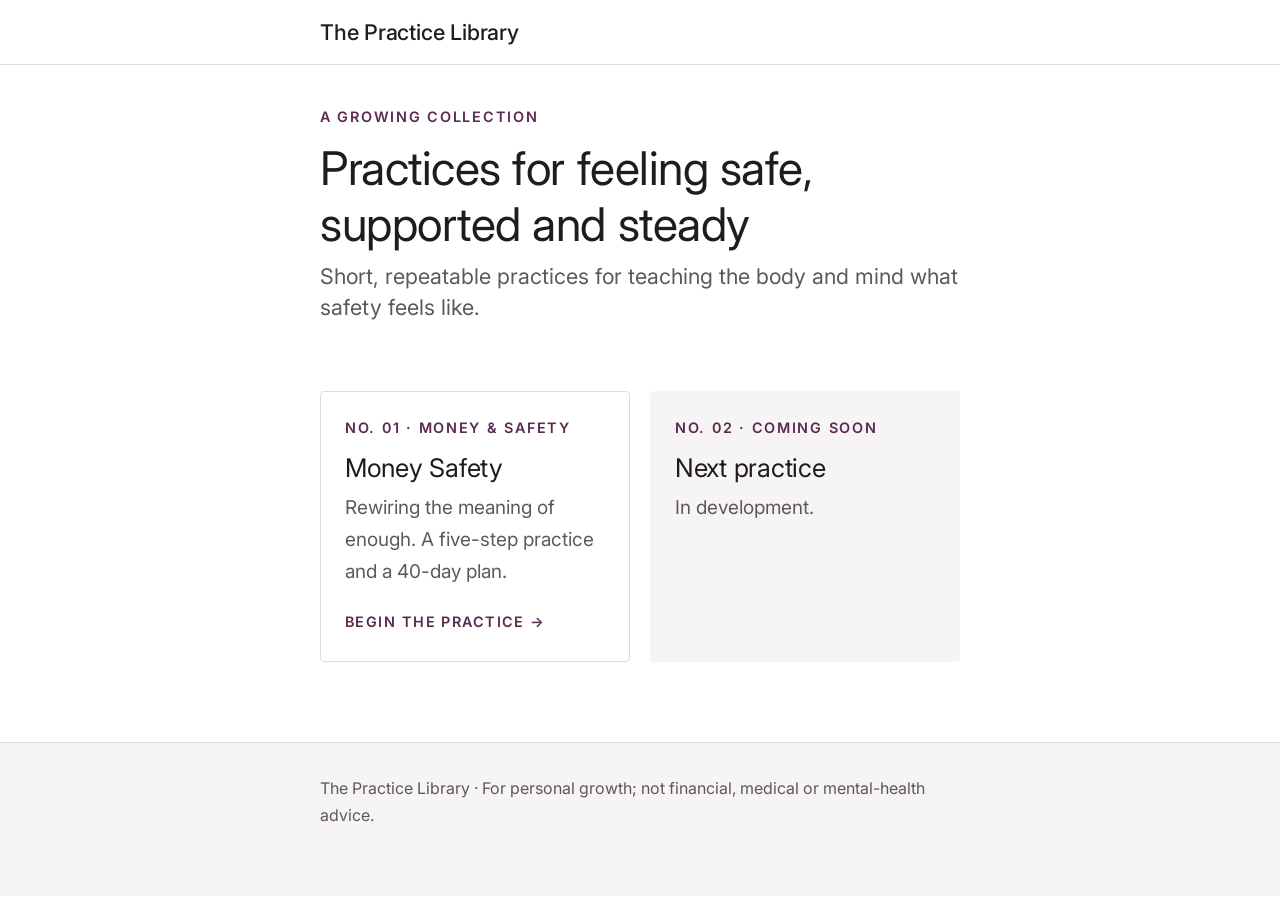
<file: index.html>
<!doctype html>
<html lang="en">
<head>
  <meta charset="utf-8">
  <meta name="viewport" content="width=device-width, initial-scale=1">
  <title>The Practice Library</title>
  <meta name="description" content="Short, repeatable practices for rewiring belief, safety and abundance.">
  <link rel="preconnect" href="https://fonts.googleapis.com">
  <link rel="preconnect" href="https://fonts.gstatic.com" crossorigin>
  <link href="https://fonts.googleapis.com/css2?family=Inter:wght@400;500;600&display=swap" rel="stylesheet">
  <link rel="stylesheet" href="style.css">

  <!-- Icons (browser tab, phone home screen) -->
  <link rel="icon" href="favicon.png" type="image/png">
  <link rel="apple-touch-icon" href="apple-touch-icon.png">
  <link rel="manifest" href="site.webmanifest">
  <meta name="theme-color" content="#5b2a4e">

  <!-- Link preview (texts, Facebook, LinkedIn, etc.) -->
  <meta property="og:type" content="website">
  <meta property="og:site_name" content="The Practice Library">
  <meta property="og:title" content="The Practice Library">
  <meta property="og:description" content="Short, repeatable practices for feeling safe, supported and steady.">
  <meta property="og:url" content="https://bloom-money-magnet.netlify.app/">
  <meta property="og:image" content="https://bloom-money-magnet.netlify.app/og-home.png">
  <meta property="og:image:width" content="1200">
  <meta property="og:image:height" content="630">
  <meta name="twitter:card" content="summary_large_image">
</head>
<body>

<header class="site-header">
  <div class="wrap">
    <a class="brand" href="index.html">The Practice Library</a>
  </div>
</header>

<main class="wrap">
  <section class="hero">
    <div class="eyebrow">A growing collection</div>
    <h1>Practices for feeling safe, supported and steady</h1>
    <p class="dek">Short, repeatable practices for teaching the body and mind what safety feels like.</p>
  </section>

  <div class="shelf">

    <!-- ===== ADD NEW PRACTICES HERE: copy one <a class="book"> block ===== -->

    <a class="book" href="money-safety.html">
      <div class="eyebrow">No. 01 · Money &amp; Safety</div>
      <h3>Money Safety</h3>
      <p>Rewiring the meaning of enough. A five-step practice and a 40-day plan.</p>
      <span class="more">Begin the practice →</span>
    </a>

    <div class="book soon">
      <div class="eyebrow">No. 02 · Coming soon</div>
      <h3>Next practice</h3>
      <p>In development.</p>
    </div>

  </div>
</main>

<footer class="site-footer">
  <div class="wrap">
    <p>The Practice Library · For personal growth; not financial, medical or mental-health advice.</p>
  </div>
</footer>

<script src="practice.js"></script>
</body>
</html>
</file>
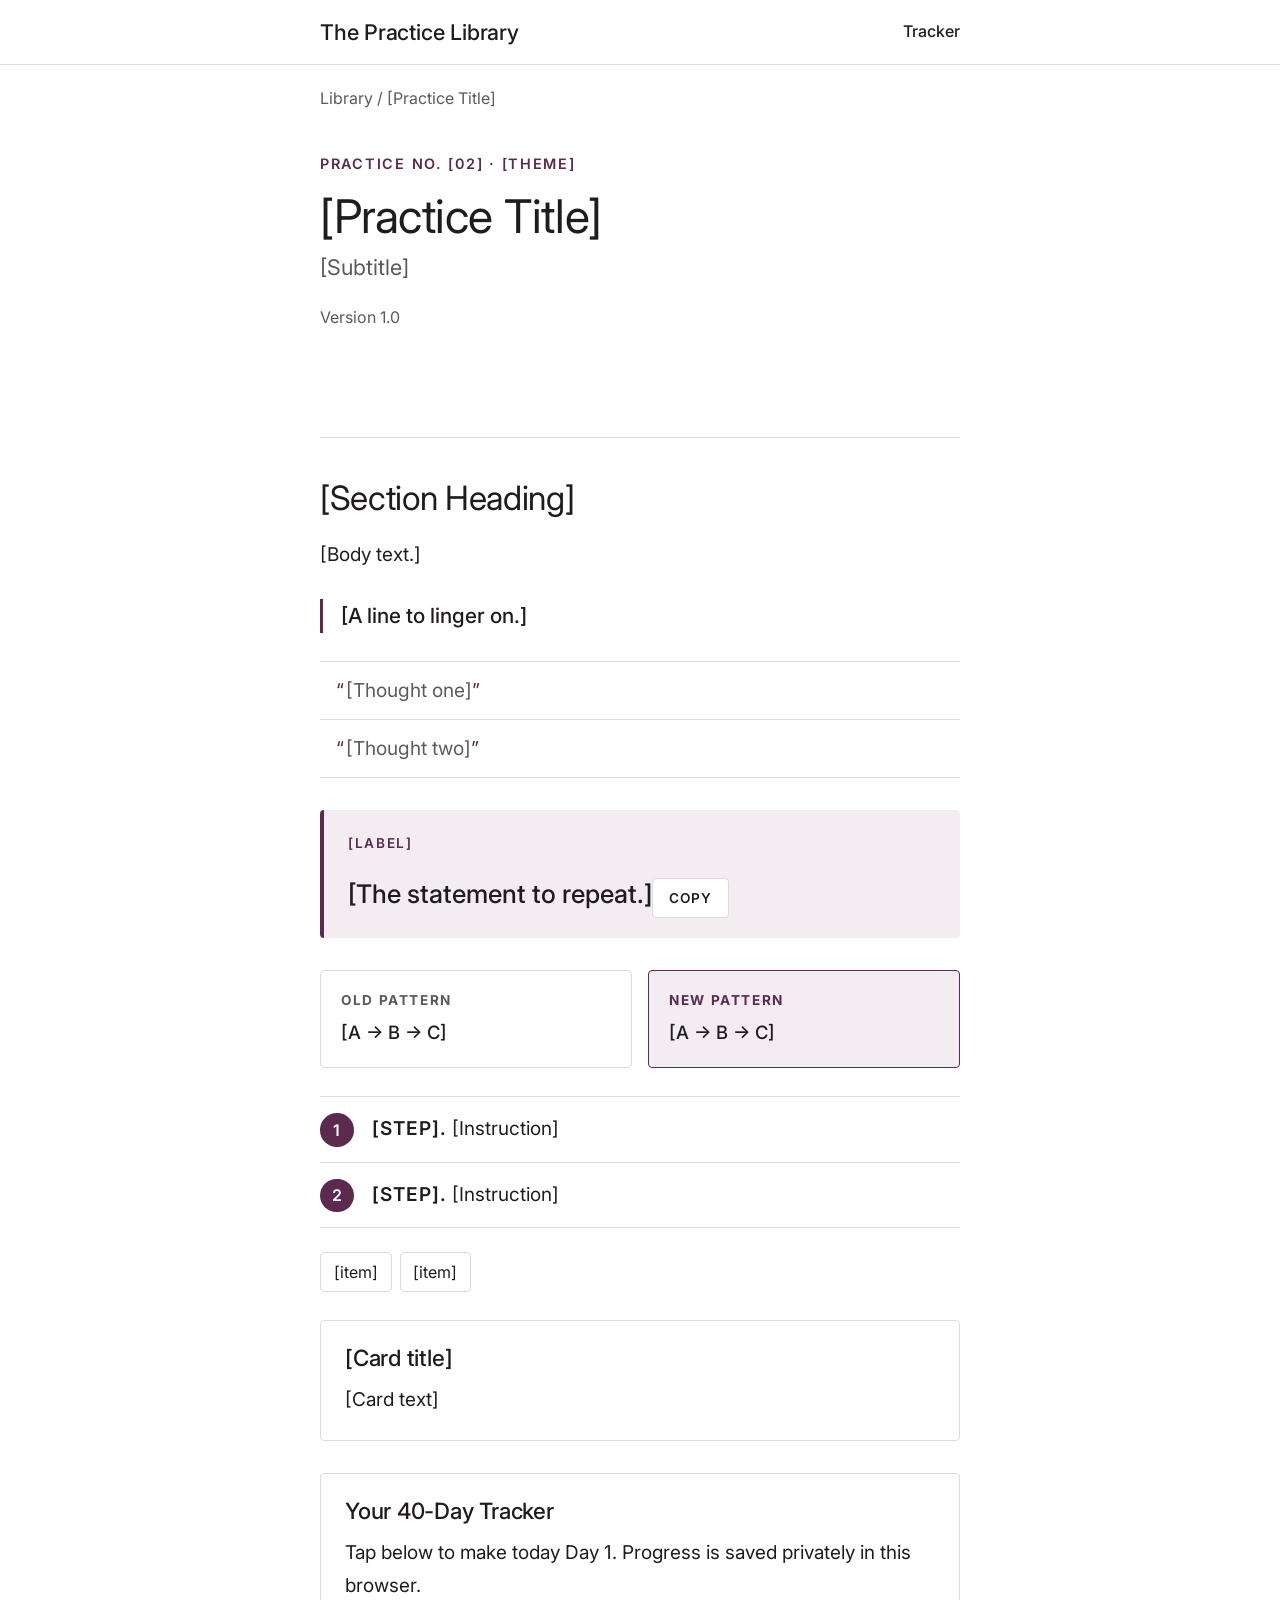
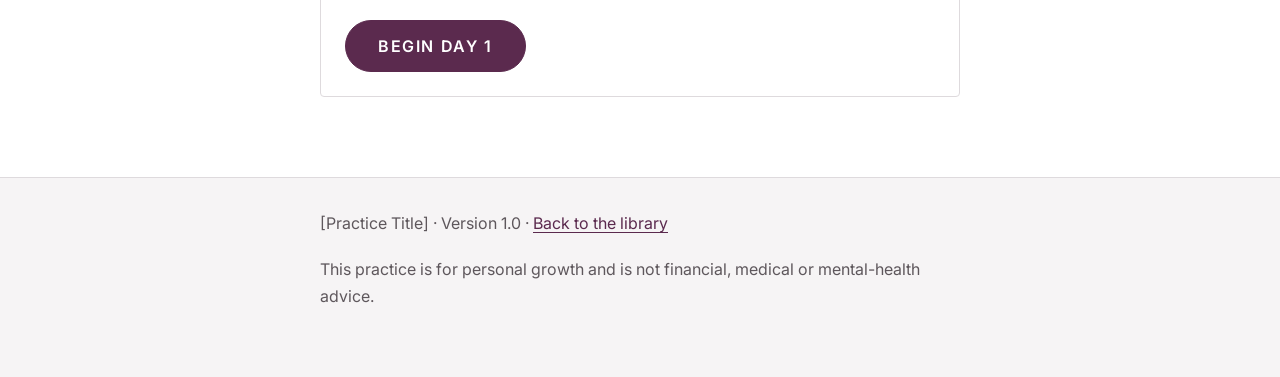
<file: _template.html>
<!doctype html>
<!--
  NEW PRACTICE TEMPLATE
  1. Copy this file and rename it (e.g. "worthiness.html"). Keep it next to index.html.
  2. Replace every [BRACKETED] item.
  3. Use the building blocks below as needed. Delete the ones you don't use.
  4. Add a card for it on index.html.
-->
<html lang="en">
<head>
  <meta charset="utf-8">
  <meta name="viewport" content="width=device-width, initial-scale=1">
  <title>[Practice Title]</title>
  <meta name="description" content="[One-sentence summary]">
  <link rel="preconnect" href="https://fonts.googleapis.com">
  <link rel="preconnect" href="https://fonts.gstatic.com" crossorigin>
  <link href="https://fonts.googleapis.com/css2?family=Inter:wght@400;500;600&display=swap" rel="stylesheet">
  <link rel="stylesheet" href="style.css">

  <!-- Icons (browser tab, phone home screen): leave as is -->
  <link rel="icon" href="favicon.png" type="image/png">
  <link rel="apple-touch-icon" href="apple-touch-icon.png">
  <link rel="manifest" href="site.webmanifest">
  <meta name="theme-color" content="#5b2a4e">

  <!-- Link preview: fill in title, description and your file name.
       Uses the library's general preview image unless you add a custom one. -->
  <meta property="og:type" content="article">
  <meta property="og:site_name" content="The Practice Library">
  <meta property="og:title" content="[Practice Title]">
  <meta property="og:description" content="[One-sentence summary]">
  <meta property="og:url" content="https://bloom-money-magnet.netlify.app/[file-name].html">
  <meta property="og:image" content="https://bloom-money-magnet.netlify.app/og-home.png">
  <meta property="og:image:width" content="1200">
  <meta property="og:image:height" content="630">
  <meta name="twitter:card" content="summary_large_image">
</head>
<body>

<header class="site-header">
  <div class="wrap">
    <a class="brand" href="index.html">The Practice Library</a>
    <nav><a href="#tracker">Tracker</a></nav>
  </div>
</header>

<main class="wrap">

  <div class="crumbs"><a href="index.html">Library</a> / [Practice Title]</div>

  <section class="hero">
    <div class="eyebrow">Practice No. [02] · [Theme]</div>
    <h1>[Practice Title]</h1>
    <p class="dek">[Subtitle]</p>
    <p class="meta">Version 1.0</p>
  </section>

  <!-- BUILDING BLOCKS ============================================ -->

  <!-- Section heading (the id makes it linkable) -->
  <h2 id="section-one">[Section Heading]</h2>

  <!-- Regular paragraph -->
  <p>[Body text.]</p>

  <!-- A short line that should land on its own -->
  <p class="beat">[A line to linger on.]</p>

  <!-- Inner-voice / thought list -->
  <ul class="voices">
    <li>[Thought one]</li>
    <li>[Thought two]</li>
  </ul>

  <!-- Anchor statement (gets a Copy button automatically) -->
  <div class="mantra"><small>[Label]</small>[The statement to repeat.]</div>

  <!-- Old vs. new pattern -->
  <div class="compare">
    <div><b>Old pattern</b><span class="flow">[A → B → C]</span></div>
    <div class="new"><b>New pattern</b><span class="flow">[A → B → C]</span></div>
  </div>

  <!-- Numbered steps -->
  <ol class="steps">
    <li><strong>[STEP].</strong> [Instruction]</li>
    <li><strong>[STEP].</strong> [Instruction]</li>
  </ol>

  <!-- Pill tags -->
  <ul class="tags"><li>[item]</li><li>[item]</li></ul>

  <!-- Boxed card -->
  <div class="card">
    <h3>[Card title]</h3>
    <p>[Card text]</p>
  </div>

  <!-- Day tracker (optional). data-tracker MUST be unique to this practice. -->
  <section class="tracker" id="tracker" data-tracker="[unique-slug]" data-days="40">
    <h3>Your 40-Day Tracker</h3>
    <div class="tracker-start">
      <p>Tap below to make today Day 1. Progress is saved privately in this browser.</p>
      <button class="btn" type="button" data-action="start">Begin Day 1</button>
    </div>
    <div class="tracker-body" hidden>
      <div class="grid40"></div>
      <p class="legend">Light = partly done · Filled = both done · Outlined = today · Tap any day to edit it.</p>
      <div class="day-panel">
        <p><strong class="day-title"></strong></p>
        <label class="check"><input type="checkbox" data-field="m"> [Morning practice]</label>
        <label class="check"><input type="checkbox" data-field="e"> [Evening practice]</label>
        <label for="note" class="meta">[Evening reflection question]</label>
        <textarea id="note" data-field="note"></textarea>
      </div>
      <h3 class="log-title">[Log title]</h3>
      <ul class="evidence-log"></ul>
      <p class="tracker-actions"><button class="btn ghost" type="button" data-action="reset">Start over</button></p>
    </div>
  </section>

</main>

<footer class="site-footer">
  <div class="wrap">
    <p>[Practice Title] · Version 1.0 · <a href="index.html">Back to the library</a></p>
    <p>This practice is for personal growth and is not financial, medical or mental-health advice.</p>
  </div>
</footer>

<script src="practice.js"></script>
</body>
</html>
</file>
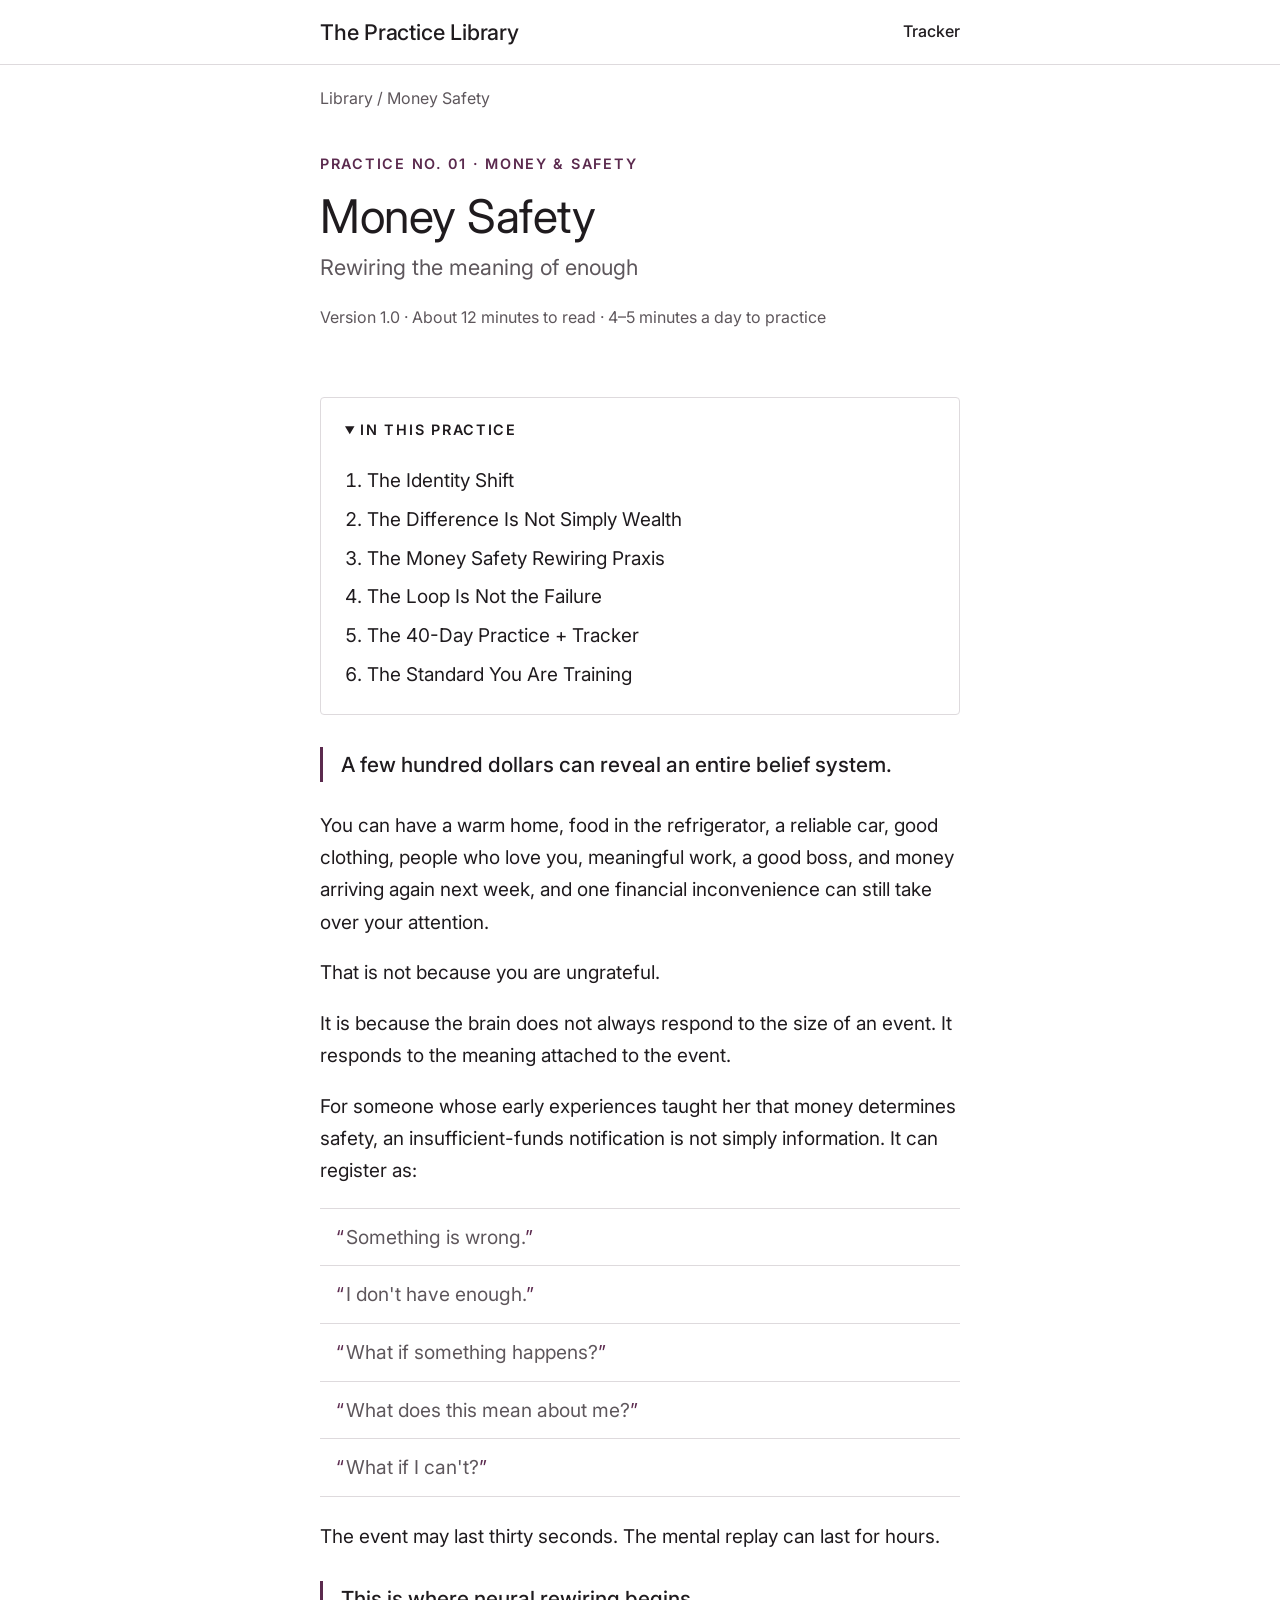
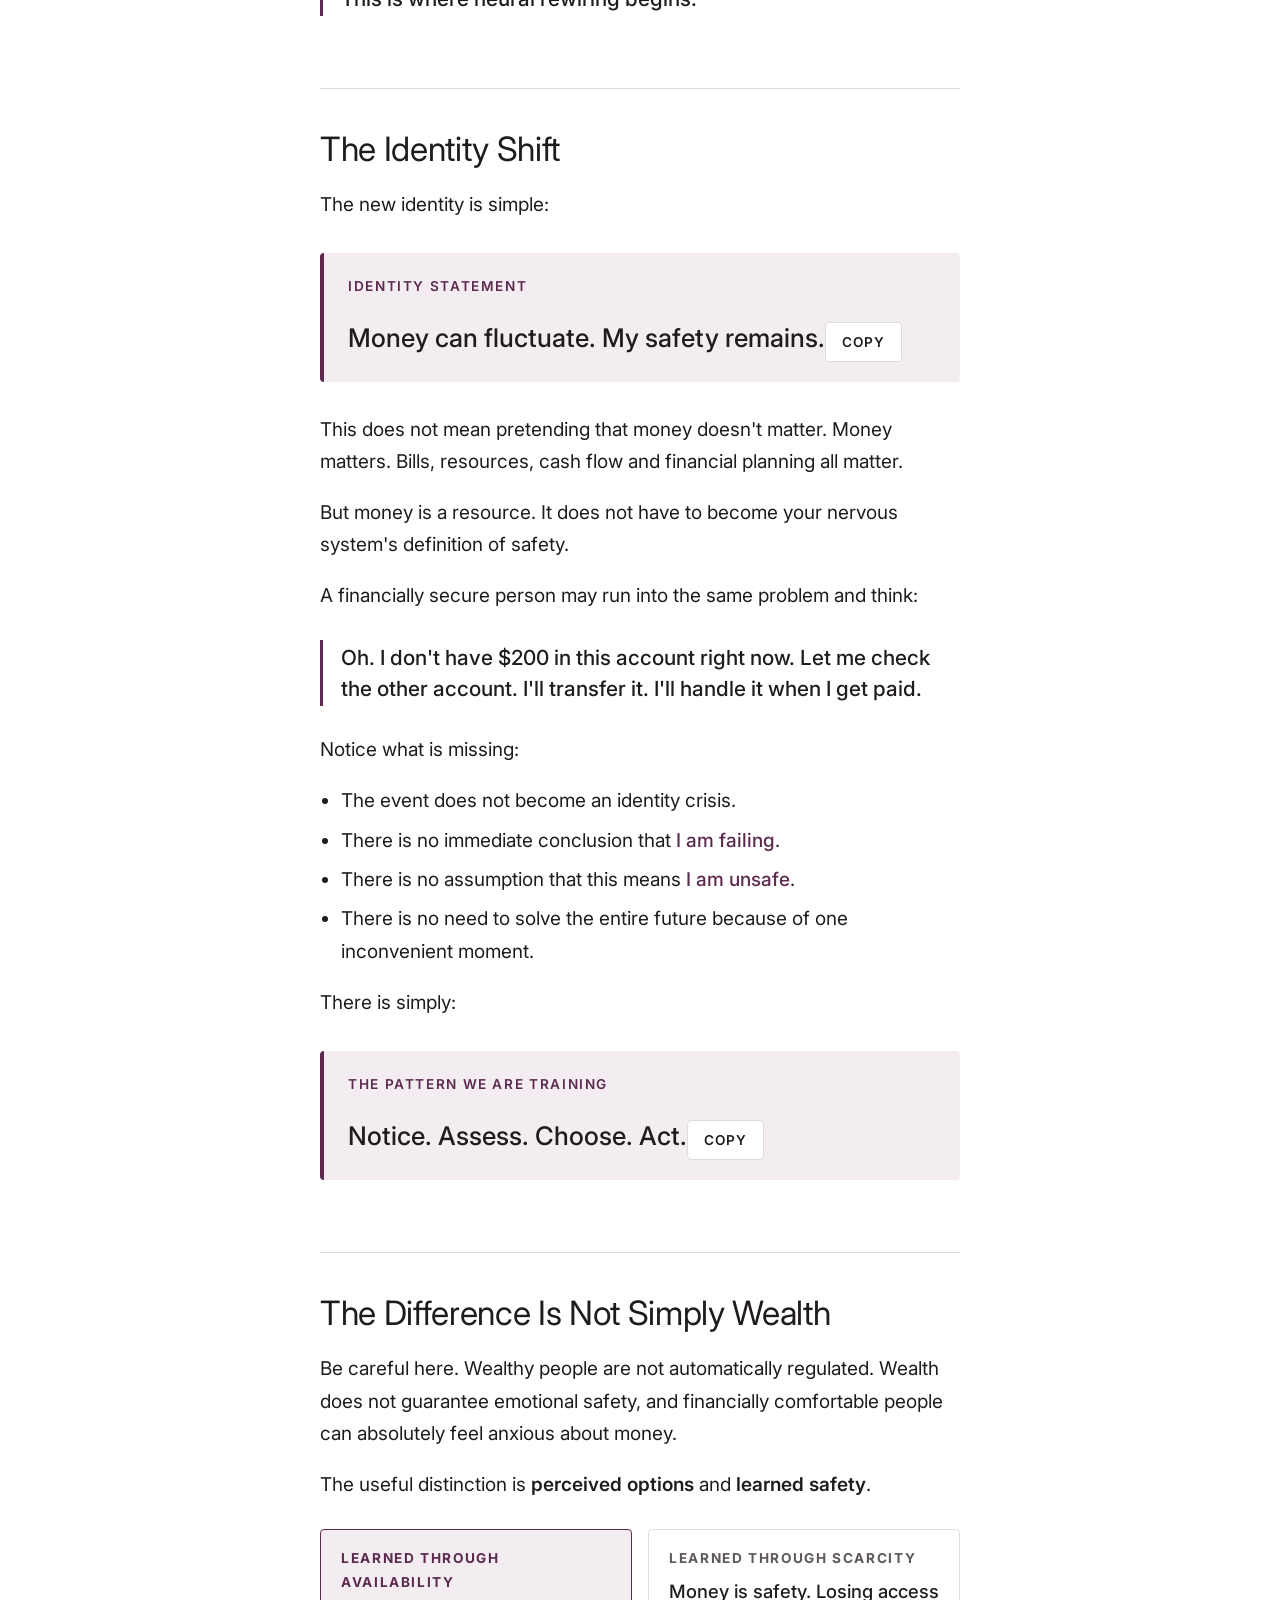
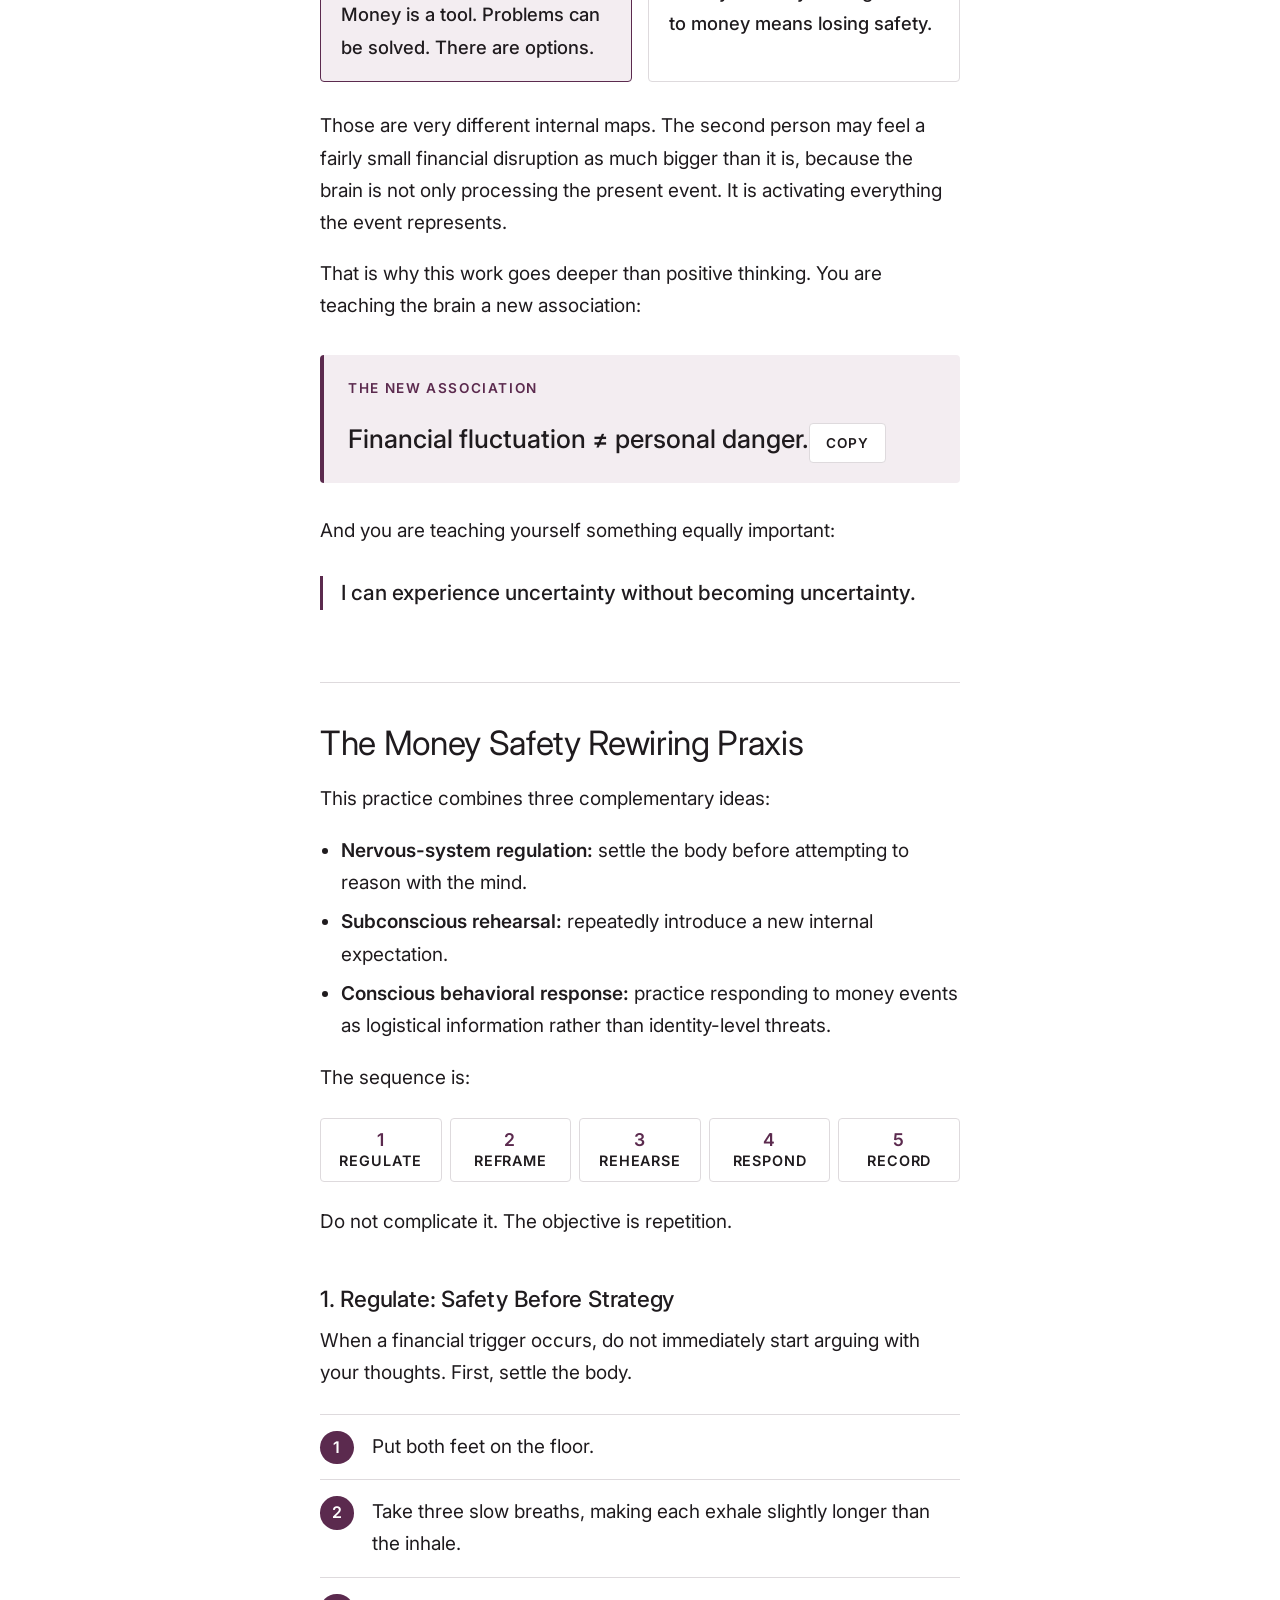
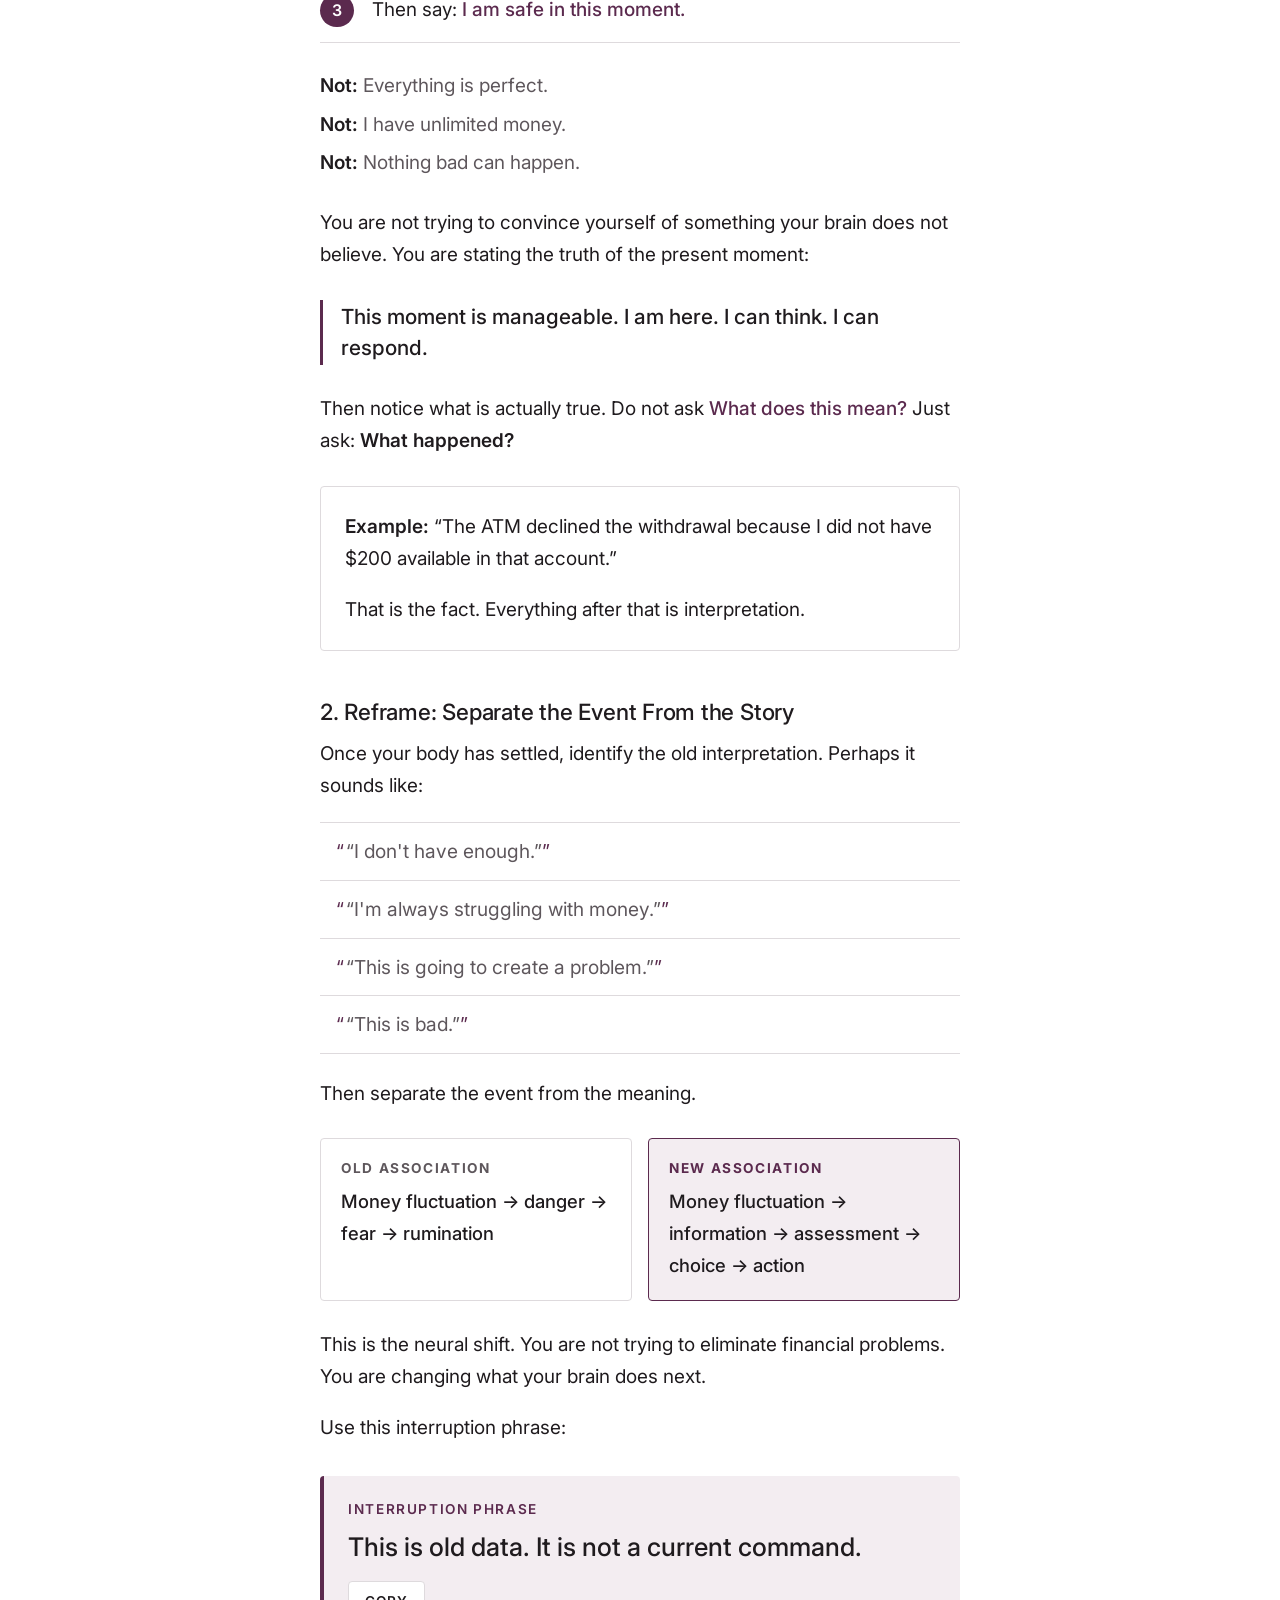
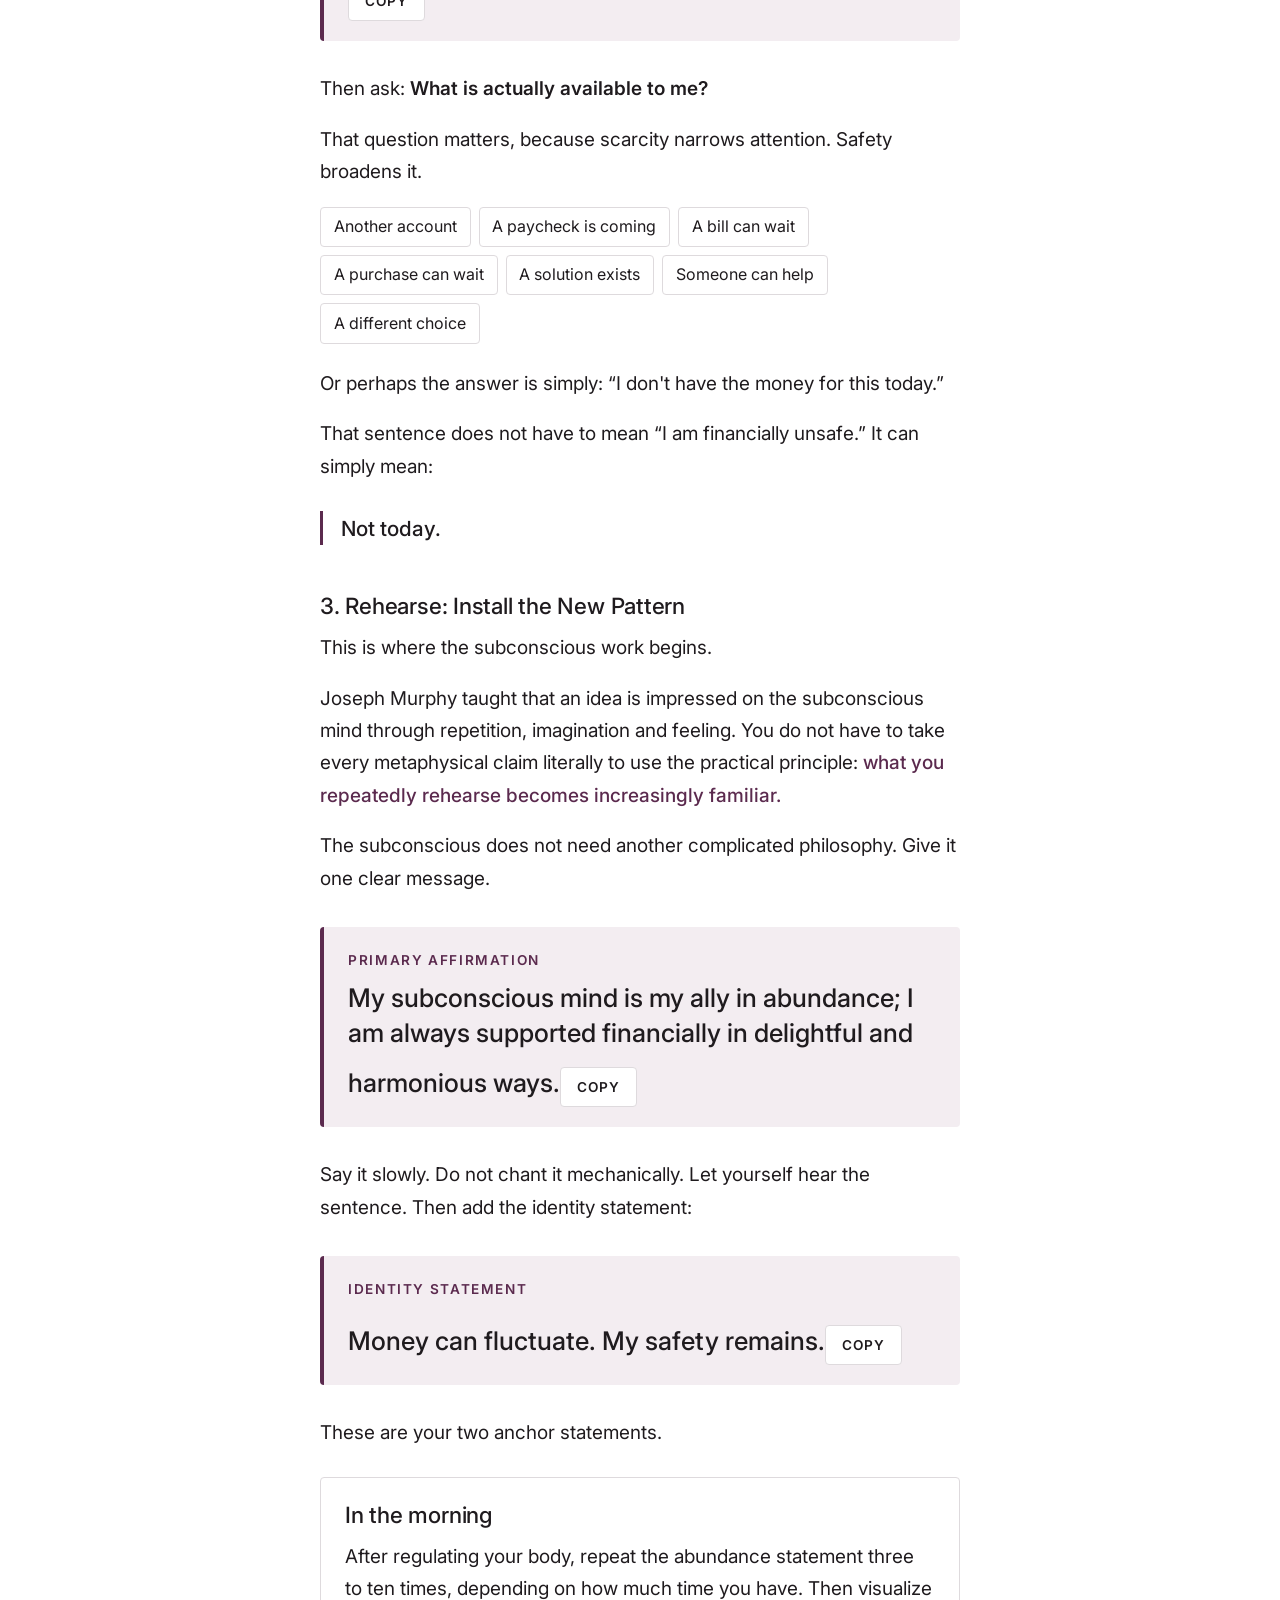
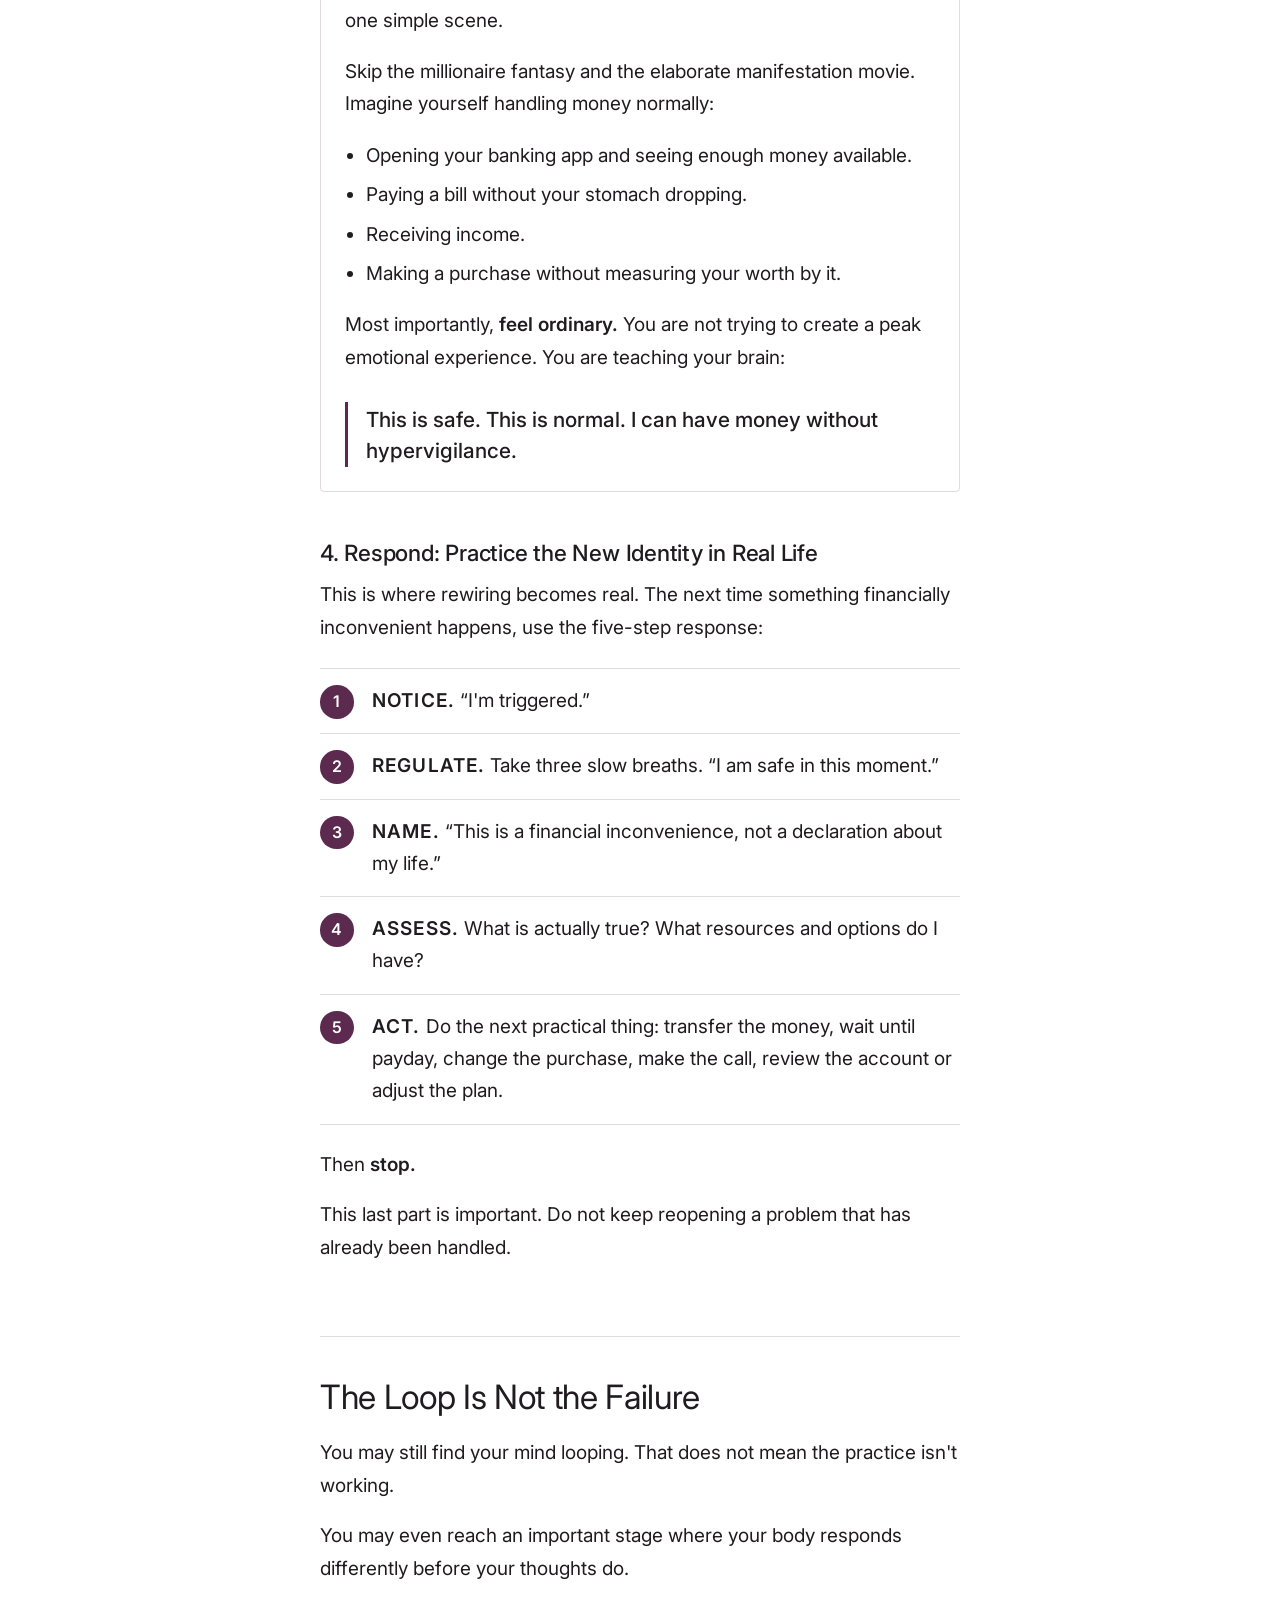
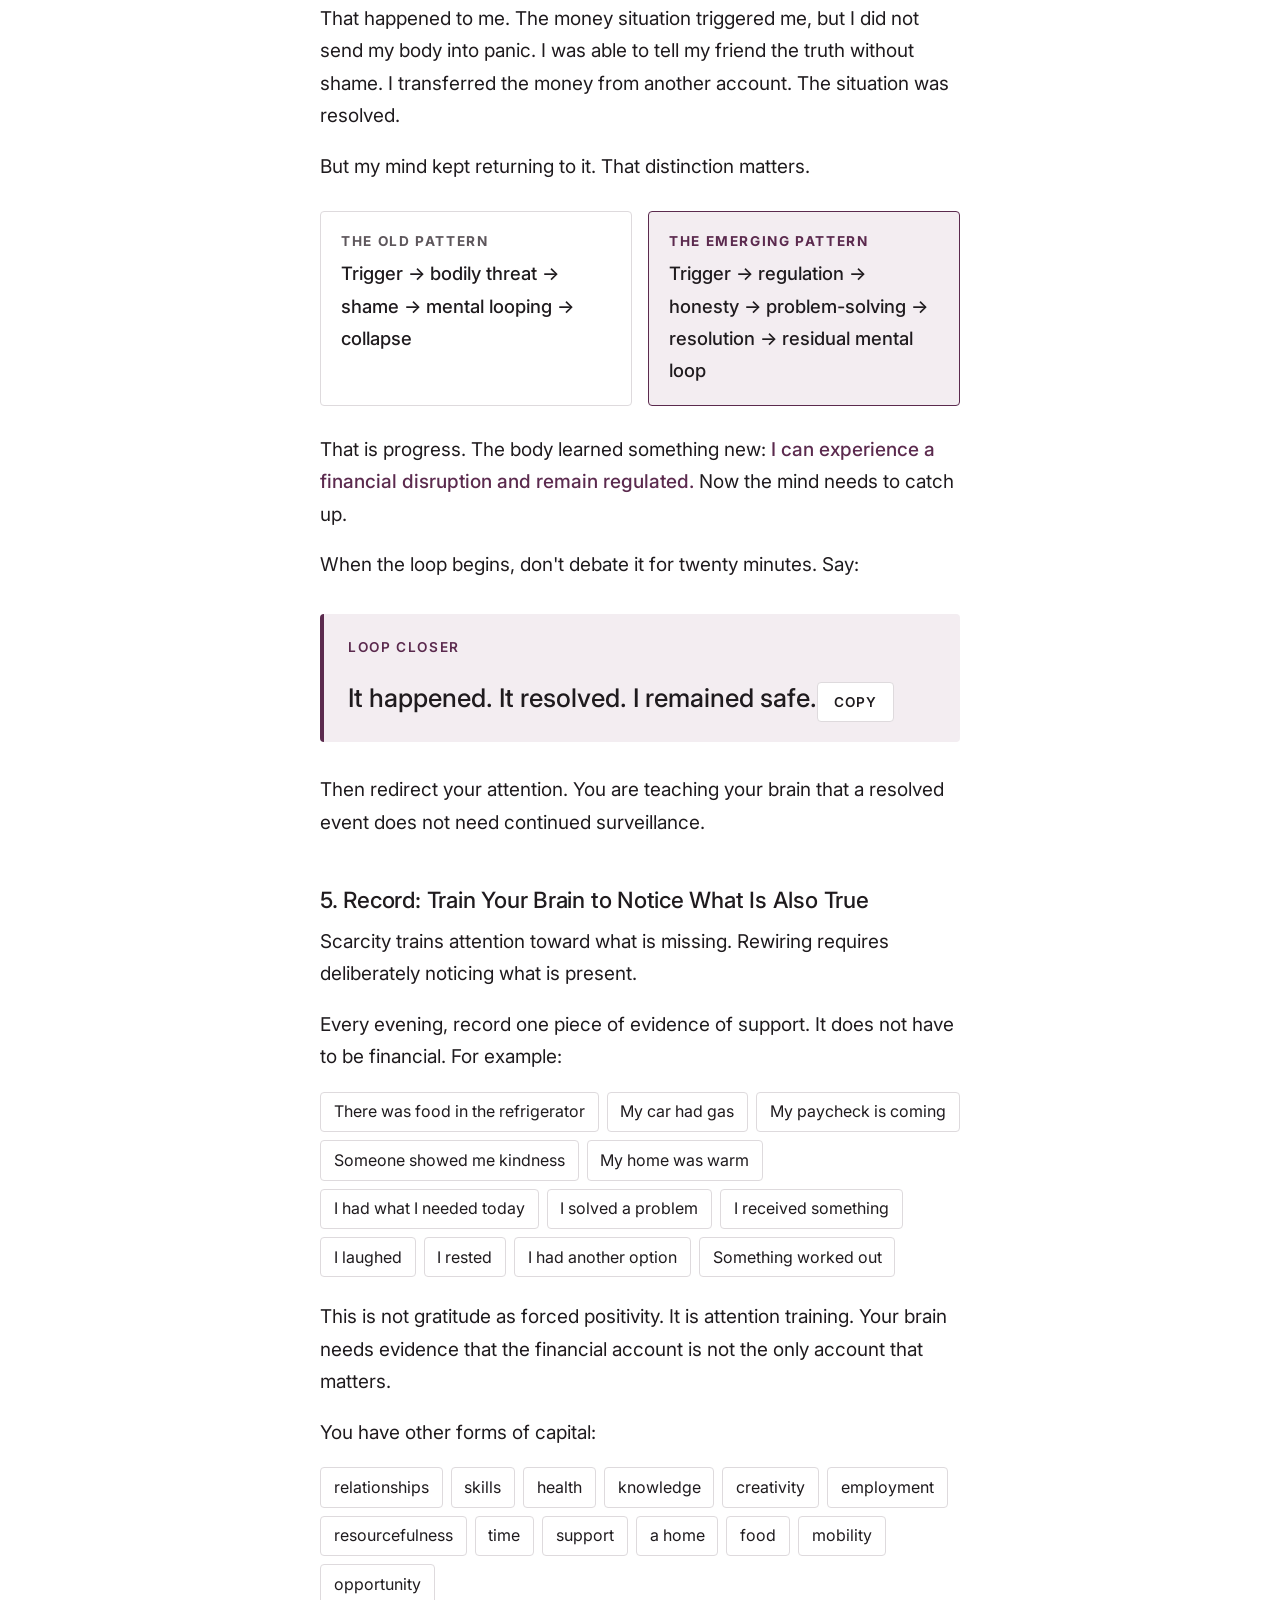
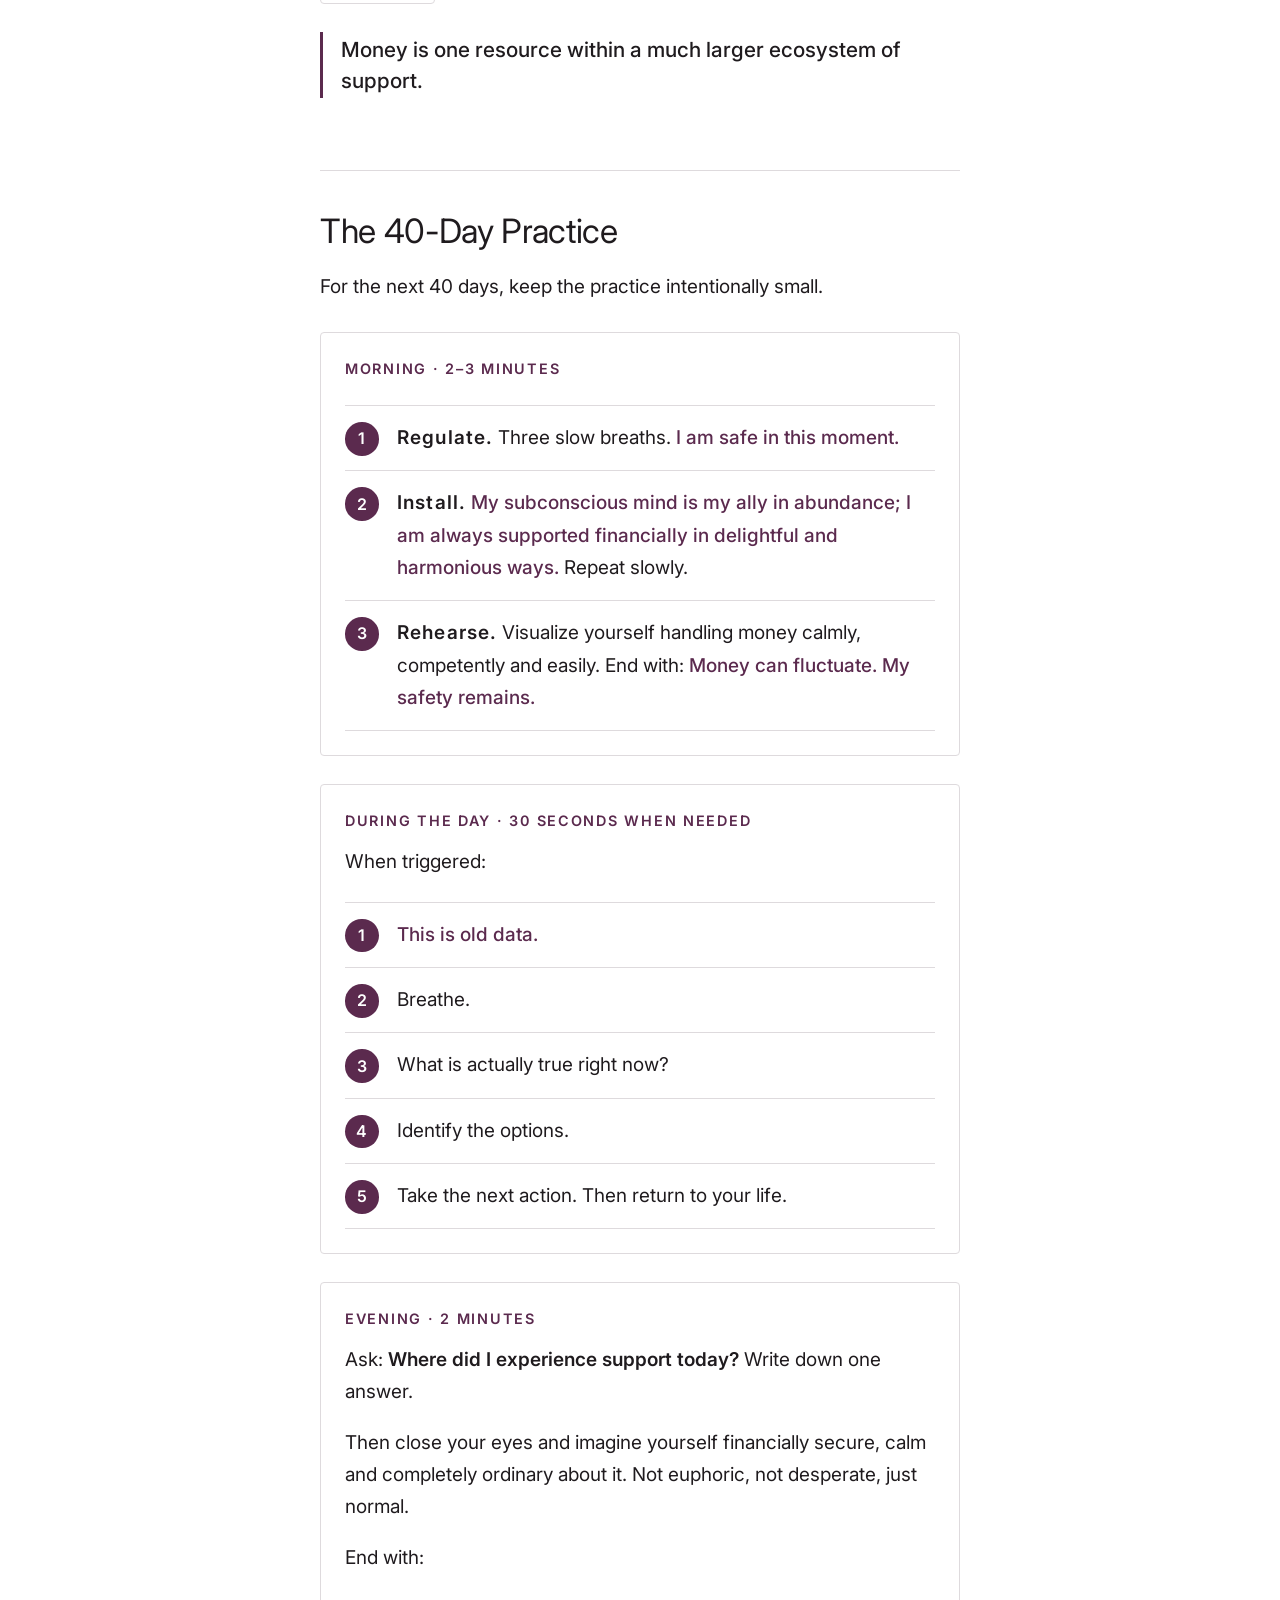
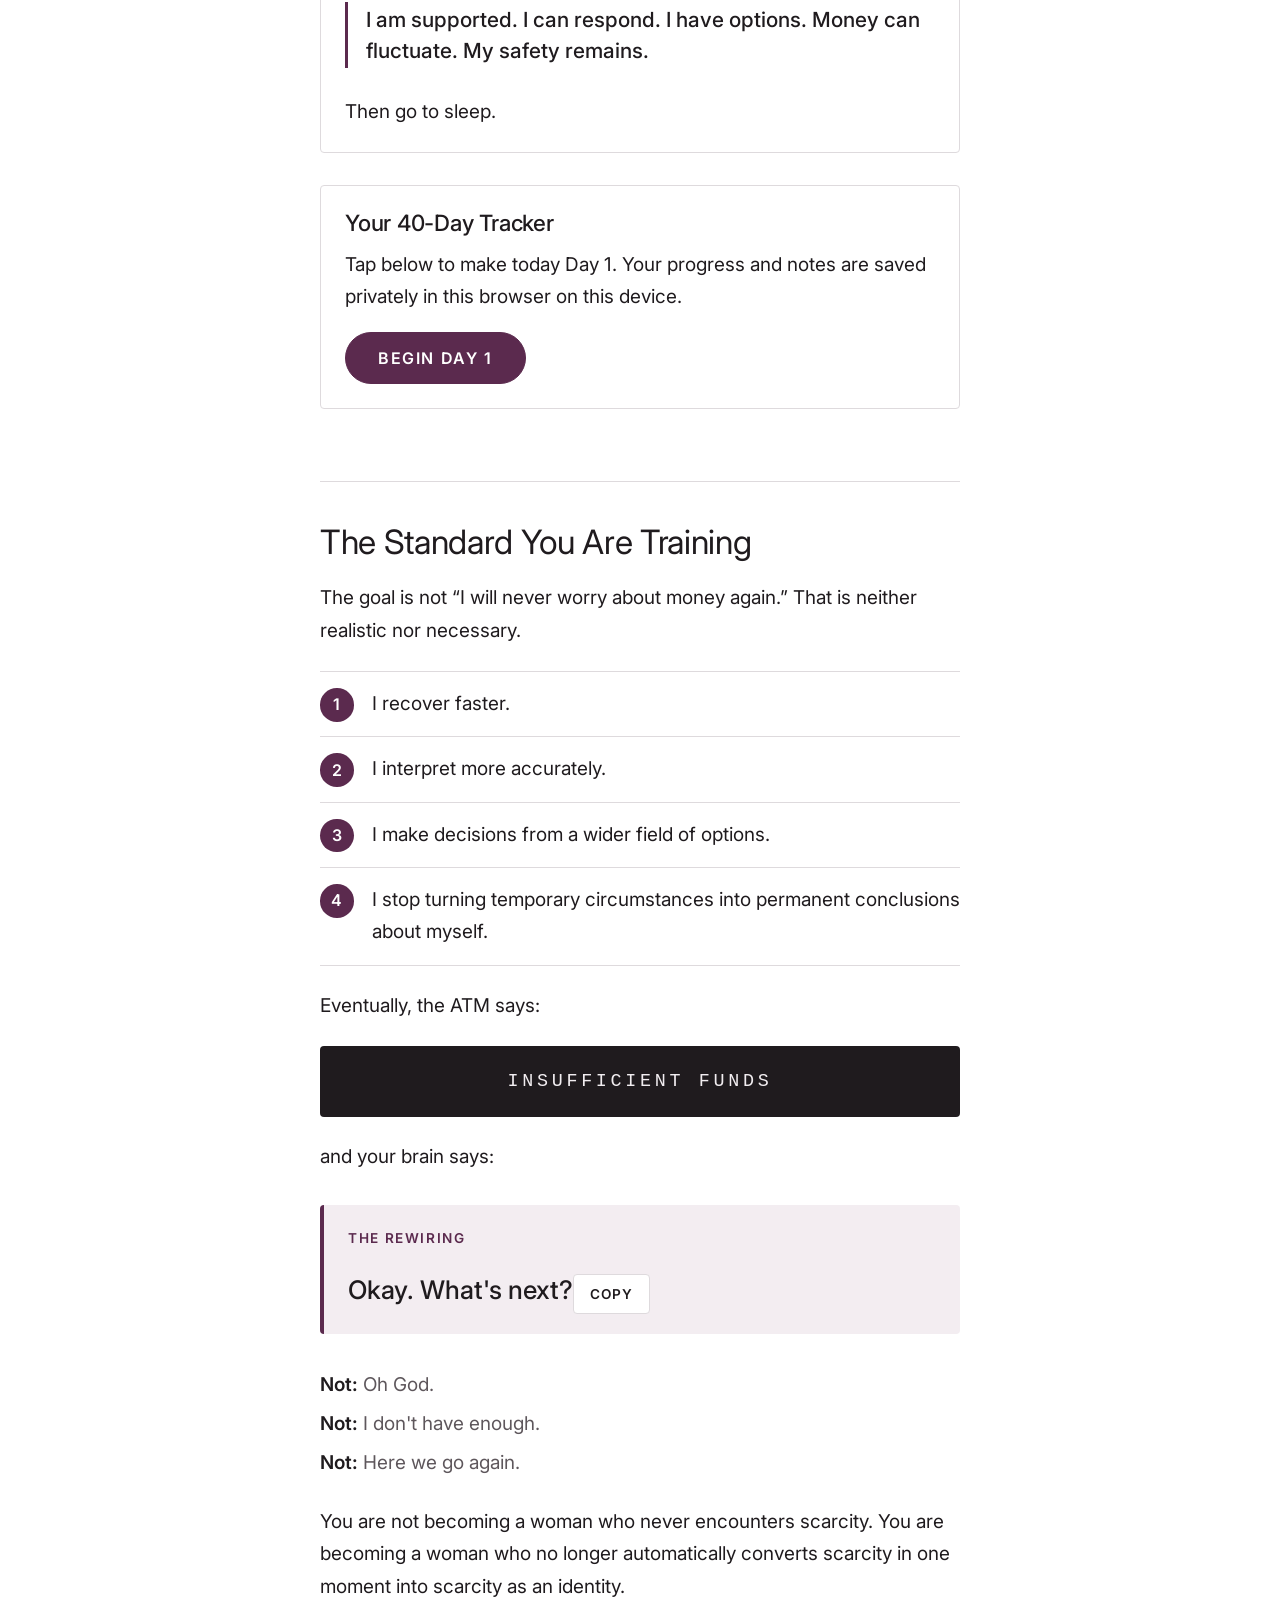
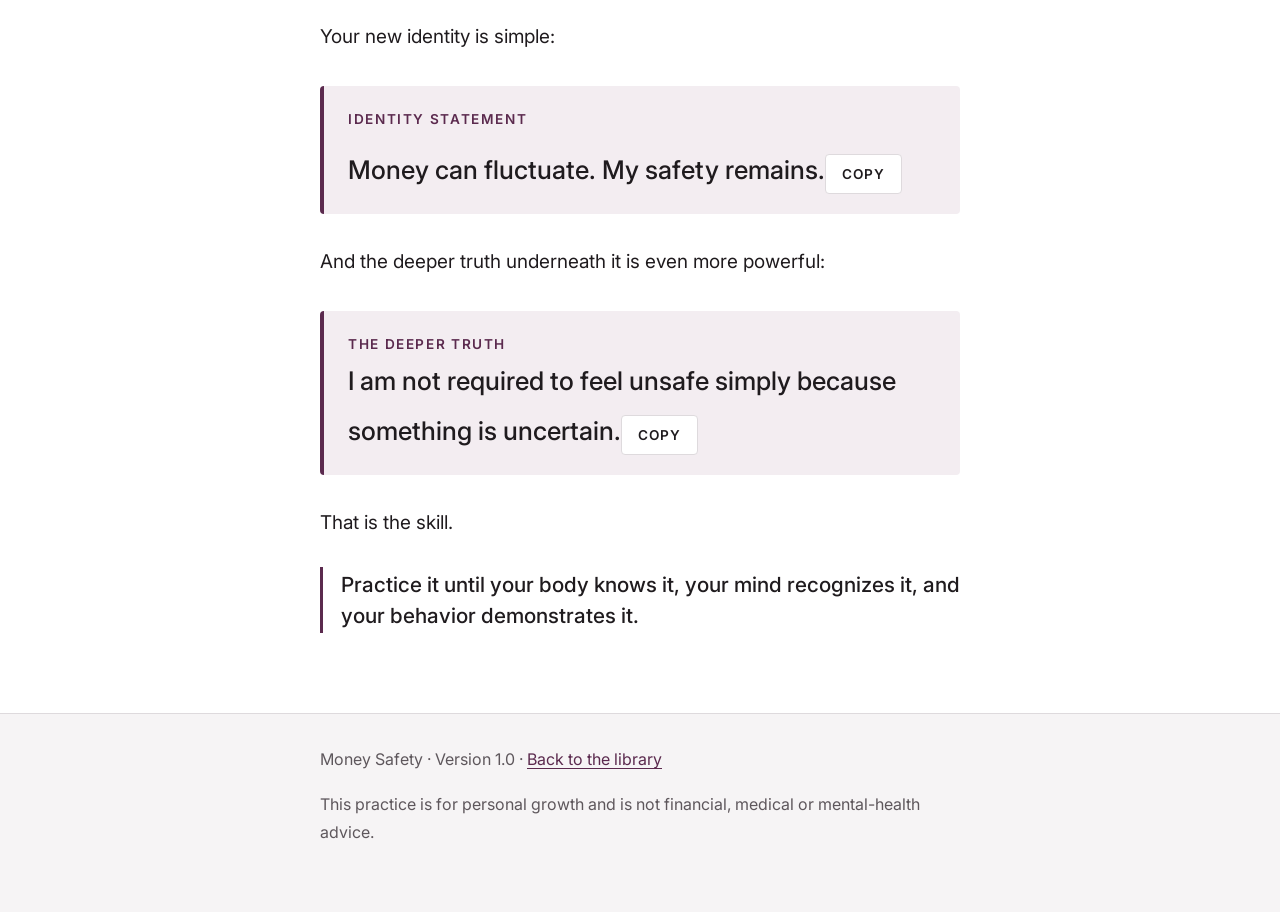
<file: money-safety.html>
<!doctype html>
<html lang="en">
<head>
  <meta charset="utf-8">
  <meta name="viewport" content="width=device-width, initial-scale=1">
  <title>Money Safety: Rewiring the Meaning of Enough</title>
  <meta name="description" content="A five-step practice and 40-day plan for responding to money events as information, not identity-level threats.">
  <link rel="preconnect" href="https://fonts.googleapis.com">
  <link rel="preconnect" href="https://fonts.gstatic.com" crossorigin>
  <link href="https://fonts.googleapis.com/css2?family=Inter:wght@400;500;600&display=swap" rel="stylesheet">
  <link rel="stylesheet" href="style.css">

  <!-- Icons (browser tab, phone home screen) -->
  <link rel="icon" href="favicon.png" type="image/png">
  <link rel="apple-touch-icon" href="apple-touch-icon.png">
  <link rel="manifest" href="site.webmanifest">
  <meta name="theme-color" content="#5b2a4e">

  <!-- Link preview (texts, Facebook, LinkedIn, etc.) -->
  <meta property="og:type" content="article">
  <meta property="og:site_name" content="The Practice Library">
  <meta property="og:title" content="Money Safety: Rewiring the Meaning of Enough">
  <meta property="og:description" content="A five-step practice and a 40-day plan for feeling safe with money.">
  <meta property="og:url" content="https://bloom-money-magnet.netlify.app/money-safety.html">
  <meta property="og:image" content="https://bloom-money-magnet.netlify.app/og-money-safety.png">
  <meta property="og:image:width" content="1200">
  <meta property="og:image:height" content="630">
  <meta name="twitter:card" content="summary_large_image">
</head>
<body>

<header class="site-header">
  <div class="wrap">
    <a class="brand" href="index.html">The Practice Library</a>
    <nav><a href="#practice-40">Tracker</a></nav>
  </div>
</header>

<main class="wrap">

  <div class="crumbs"><a href="index.html">Library</a> / Money Safety</div>

  <!-- ===================== TITLE ===================== -->
  <section class="hero">
    <div class="eyebrow">Practice No. 01 · Money &amp; Safety</div>
    <h1>Money Safety</h1>
    <p class="dek">Rewiring the meaning of enough</p>
    <p class="meta">Version 1.0 · About 12 minutes to read · 4–5 minutes a day to practice</p>
  </section>

  <details class="toc" open>
    <summary>In this practice</summary>
    <ol>
      <li><a href="#identity">The Identity Shift</a></li>
      <li><a href="#difference">The Difference Is Not Simply Wealth</a></li>
      <li><a href="#praxis">The Money Safety Rewiring Praxis</a></li>
      <li><a href="#loop">The Loop Is Not the Failure</a></li>
      <li><a href="#practice-40">The 40-Day Practice + Tracker</a></li>
      <li><a href="#standard">The Standard You Are Training</a></li>
    </ol>
  </details>

  <!-- ===================== OPENING ===================== -->
  <p class="beat">A few hundred dollars can reveal an entire belief system.</p>
  <p>You can have a warm home, food in the refrigerator, a reliable car, good clothing, people who love you, meaningful work, a good boss, and money arriving again next week, and one financial inconvenience can still take over your attention.</p>
  <p>That is not because you are ungrateful.</p>
  <p>It is because the brain does not always respond to the size of an event. It responds to the meaning attached to the event.</p>
  <p>For someone whose early experiences taught her that money determines safety, an insufficient-funds notification is not simply information. It can register as:</p>
  <ul class="voices">
    <li>Something is wrong.</li>
    <li>I don't have enough.</li>
    <li>What if something happens?</li>
    <li>What does this mean about me?</li>
    <li>What if I can't?</li>
  </ul>
  <p>The event may last thirty seconds. The mental replay can last for hours.</p>
  <p class="beat">This is where neural rewiring begins.</p>

  <!-- ===================== IDENTITY ===================== -->
  <h2 id="identity">The Identity Shift</h2>
  <p>The new identity is simple:</p>
  <div class="mantra"><small>Identity statement</small>Money can fluctuate. My safety remains.</div>
  <p>This does not mean pretending that money doesn't matter. Money matters. Bills, resources, cash flow and financial planning all matter.</p>
  <p>But money is a resource. It does not have to become your nervous system's definition of safety.</p>
  <p>A financially secure person may run into the same problem and think:</p>
  <p class="beat">Oh. I don't have $200 in this account right now. Let me check the other account. I'll transfer it. I'll handle it when I get paid.</p>
  <p>Notice what is missing:</p>
  <ul class="clean">
    <li>The event does not become an identity crisis.</li>
    <li>There is no immediate conclusion that <em>I am failing</em>.</li>
    <li>There is no assumption that this means <em>I am unsafe</em>.</li>
    <li>There is no need to solve the entire future because of one inconvenient moment.</li>
  </ul>
  <p>There is simply:</p>
  <div class="mantra"><small>The pattern we are training</small>Notice. Assess. Choose. Act.</div>

  <!-- ===================== DIFFERENCE ===================== -->
  <h2 id="difference">The Difference Is Not Simply Wealth</h2>
  <p>Be careful here. Wealthy people are not automatically regulated. Wealth does not guarantee emotional safety, and financially comfortable people can absolutely feel anxious about money.</p>
  <p>The useful distinction is <strong>perceived options</strong> and <strong>learned safety</strong>.</p>
  <div class="compare">
    <div class="new"><b>Learned through availability</b><span class="flow">Money is a tool. Problems can be solved. There are options.</span></div>
    <div><b>Learned through scarcity</b><span class="flow">Money is safety. Losing access to money means losing safety.</span></div>
  </div>
  <p>Those are very different internal maps. The second person may feel a fairly small financial disruption as much bigger than it is, because the brain is not only processing the present event. It is activating everything the event represents.</p>
  <p>That is why this work goes deeper than positive thinking. You are teaching the brain a new association:</p>
  <div class="mantra"><small>The new association</small>Financial fluctuation ≠ personal danger.</div>
  <p>And you are teaching yourself something equally important:</p>
  <p class="beat">I can experience uncertainty without becoming uncertainty.</p>

  <!-- ===================== PRAXIS ===================== -->
  <h2 id="praxis">The Money Safety Rewiring Praxis</h2>
  <p>This practice combines three complementary ideas:</p>
  <ul class="clean">
    <li><strong>Nervous-system regulation:</strong> settle the body before attempting to reason with the mind.</li>
    <li><strong>Subconscious rehearsal:</strong> repeatedly introduce a new internal expectation.</li>
    <li><strong>Conscious behavioral response:</strong> practice responding to money events as logistical information rather than identity-level threats.</li>
  </ul>
  <p>The sequence is:</p>
  <ul class="sequence">
    <li><a href="#regulate"><span>1</span>REGULATE</a></li>
    <li><a href="#reframe"><span>2</span>REFRAME</a></li>
    <li><a href="#rehearse"><span>3</span>REHEARSE</a></li>
    <li><a href="#respond"><span>4</span>RESPOND</a></li>
    <li><a href="#record"><span>5</span>RECORD</a></li>
  </ul>
  <p>Do not complicate it. The objective is repetition.</p>

  <!-- 1 -->
  <h3 id="regulate">1. Regulate: Safety Before Strategy</h3>
  <p>When a financial trigger occurs, do not immediately start arguing with your thoughts. First, settle the body.</p>
  <ol class="steps">
    <li>Put both feet on the floor.</li>
    <li>Take three slow breaths, making each exhale slightly longer than the inhale.</li>
    <li>Then say: <em>I am safe in this moment.</em></li>
  </ol>
  <ul class="nots">
    <li>Everything is perfect.</li>
    <li>I have unlimited money.</li>
    <li>Nothing bad can happen.</li>
  </ul>
  <p>You are not trying to convince yourself of something your brain does not believe. You are stating the truth of the present moment:</p>
  <p class="beat">This moment is manageable. I am here. I can think. I can respond.</p>
  <p>Then notice what is actually true. Do not ask <em>What does this mean?</em> Just ask: <strong>What happened?</strong></p>
  <div class="card">
    <p><strong>Example:</strong> “The ATM declined the withdrawal because I did not have $200 available in that account.”</p>
    <p>That is the fact. Everything after that is interpretation.</p>
  </div>

  <!-- 2 -->
  <h3 id="reframe">2. Reframe: Separate the Event From the Story</h3>
  <p>Once your body has settled, identify the old interpretation. Perhaps it sounds like:</p>
  <ul class="voices">
    <li>“I don't have enough.”</li>
    <li>“I'm always struggling with money.”</li>
    <li>“This is going to create a problem.”</li>
    <li>“This is bad.”</li>
  </ul>
  <p>Then separate the event from the meaning.</p>
  <div class="compare">
    <div><b>Old association</b><span class="flow">Money fluctuation → danger → fear → rumination</span></div>
    <div class="new"><b>New association</b><span class="flow">Money fluctuation → information → assessment → choice → action</span></div>
  </div>
  <p>This is the neural shift. You are not trying to eliminate financial problems. You are changing what your brain does next.</p>
  <p>Use this interruption phrase:</p>
  <div class="mantra"><small>Interruption phrase</small>This is old data. It is not a current command.</div>
  <p>Then ask: <strong>What is actually available to me?</strong></p>
  <p>That question matters, because scarcity narrows attention. Safety broadens it.</p>
  <ul class="tags">
    <li>Another account</li><li>A paycheck is coming</li><li>A bill can wait</li><li>A purchase can wait</li>
    <li>A solution exists</li><li>Someone can help</li><li>A different choice</li>
  </ul>
  <p>Or perhaps the answer is simply: “I don't have the money for this today.”</p>
  <p>That sentence does not have to mean “I am financially unsafe.” It can simply mean:</p>
  <p class="beat">Not today.</p>

  <!-- 3 -->
  <h3 id="rehearse">3. Rehearse: Install the New Pattern</h3>
  <p>This is where the subconscious work begins.</p>
  <p>Joseph Murphy taught that an idea is impressed on the subconscious mind through repetition, imagination and feeling. You do not have to take every metaphysical claim literally to use the practical principle: <em>what you repeatedly rehearse becomes increasingly familiar.</em></p>
  <p>The subconscious does not need another complicated philosophy. Give it one clear message.</p>
  <div class="mantra"><small>Primary affirmation</small>My subconscious mind is my ally in abundance; I am always supported financially in delightful and harmonious ways.</div>
  <p>Say it slowly. Do not chant it mechanically. Let yourself hear the sentence. Then add the identity statement:</p>
  <div class="mantra"><small>Identity statement</small>Money can fluctuate. My safety remains.</div>
  <p>These are your two anchor statements.</p>

  <div class="card">
    <h3>In the morning</h3>
    <p>After regulating your body, repeat the abundance statement three to ten times, depending on how much time you have. Then visualize one simple scene.</p>
    <p>Skip the millionaire fantasy and the elaborate manifestation movie. Imagine yourself handling money normally:</p>
    <ul class="clean">
      <li>Opening your banking app and seeing enough money available.</li>
      <li>Paying a bill without your stomach dropping.</li>
      <li>Receiving income.</li>
      <li>Making a purchase without measuring your worth by it.</li>
    </ul>
    <p>Most importantly, <strong>feel ordinary.</strong> You are not trying to create a peak emotional experience. You are teaching your brain:</p>
    <p class="beat">This is safe. This is normal. I can have money without hypervigilance.</p>
  </div>

  <!-- 4 -->
  <h3 id="respond">4. Respond: Practice the New Identity in Real Life</h3>
  <p>This is where rewiring becomes real. The next time something financially inconvenient happens, use the five-step response:</p>
  <ol class="steps">
    <li><strong>NOTICE.</strong> “I'm triggered.”</li>
    <li><strong>REGULATE.</strong> Take three slow breaths. “I am safe in this moment.”</li>
    <li><strong>NAME.</strong> “This is a financial inconvenience, not a declaration about my life.”</li>
    <li><strong>ASSESS.</strong> What is actually true? What resources and options do I have?</li>
    <li><strong>ACT.</strong> Do the next practical thing: transfer the money, wait until payday, change the purchase, make the call, review the account or adjust the plan.</li>
  </ol>
  <p>Then <strong>stop.</strong></p>
  <p>This last part is important. Do not keep reopening a problem that has already been handled.</p>

  <!-- ===================== LOOP ===================== -->
  <h2 id="loop">The Loop Is Not the Failure</h2>
  <p>You may still find your mind looping. That does not mean the practice isn't working.</p>
  <p>You may even reach an important stage where your body responds differently before your thoughts do.</p>
  <p>That happened to me. The money situation triggered me, but I did not send my body into panic. I was able to tell my friend the truth without shame. I transferred the money from another account. The situation was resolved.</p>
  <p>But my mind kept returning to it. That distinction matters.</p>
  <div class="compare">
    <div><b>The old pattern</b><span class="flow">Trigger → bodily threat → shame → mental looping → collapse</span></div>
    <div class="new"><b>The emerging pattern</b><span class="flow">Trigger → regulation → honesty → problem-solving → resolution → residual mental loop</span></div>
  </div>
  <p>That is progress. The body learned something new: <em>I can experience a financial disruption and remain regulated.</em> Now the mind needs to catch up.</p>
  <p>When the loop begins, don't debate it for twenty minutes. Say:</p>
  <div class="mantra"><small>Loop closer</small>It happened. It resolved. I remained safe.</div>
  <p>Then redirect your attention. You are teaching your brain that a resolved event does not need continued surveillance.</p>

  <!-- 5 -->
  <h3 id="record">5. Record: Train Your Brain to Notice What Is Also True</h3>
  <p>Scarcity trains attention toward what is missing. Rewiring requires deliberately noticing what is present.</p>
  <p>Every evening, record one piece of evidence of support. It does not have to be financial. For example:</p>
  <ul class="tags">
    <li>There was food in the refrigerator</li><li>My car had gas</li><li>My paycheck is coming</li>
    <li>Someone showed me kindness</li><li>My home was warm</li><li>I had what I needed today</li>
    <li>I solved a problem</li><li>I received something</li><li>I laughed</li><li>I rested</li>
    <li>I had another option</li><li>Something worked out</li>
  </ul>
  <p>This is not gratitude as forced positivity. It is attention training. Your brain needs evidence that the financial account is not the only account that matters.</p>
  <p>You have other forms of capital:</p>
  <ul class="tags">
    <li>relationships</li><li>skills</li><li>health</li><li>knowledge</li><li>creativity</li><li>employment</li>
    <li>resourcefulness</li><li>time</li><li>support</li><li>a home</li><li>food</li><li>mobility</li><li>opportunity</li>
  </ul>
  <p class="beat">Money is one resource within a much larger ecosystem of support.</p>

  <!-- ===================== 40 DAYS ===================== -->
  <h2 id="practice-40">The 40-Day Practice</h2>
  <p>For the next 40 days, keep the practice intentionally small.</p>

  <div class="card">
    <div class="eyebrow">Morning · 2–3 minutes</div>
    <ol class="steps">
      <li><strong>Regulate.</strong> Three slow breaths. <em>I am safe in this moment.</em></li>
      <li><strong>Install.</strong> <em>My subconscious mind is my ally in abundance; I am always supported financially in delightful and harmonious ways.</em> Repeat slowly.</li>
      <li><strong>Rehearse.</strong> Visualize yourself handling money calmly, competently and easily. End with: <em>Money can fluctuate. My safety remains.</em></li>
    </ol>
  </div>

  <div class="card">
    <div class="eyebrow">During the day · 30 seconds when needed</div>
    <p>When triggered:</p>
    <ol class="steps">
      <li><em>This is old data.</em></li>
      <li>Breathe.</li>
      <li>What is actually true right now?</li>
      <li>Identify the options.</li>
      <li>Take the next action. Then return to your life.</li>
    </ol>
  </div>

  <div class="card">
    <div class="eyebrow">Evening · 2 minutes</div>
    <p>Ask: <strong>Where did I experience support today?</strong> Write down one answer.</p>
    <p>Then close your eyes and imagine yourself financially secure, calm and completely ordinary about it. Not euphoric, not desperate, just normal.</p>
    <p>End with:</p>
    <p class="beat">I am supported. I can respond. I have options. Money can fluctuate. My safety remains.</p>
    <p>Then go to sleep.</p>
  </div>

  <!-- Tracker: data-tracker must be unique per practice -->
  <section class="tracker" data-tracker="money-safety" data-days="40">
    <h3>Your 40-Day Tracker</h3>
    <div class="tracker-start">
      <p>Tap below to make today Day 1. Your progress and notes are saved privately in this browser on this device.</p>
      <button class="btn" type="button" data-action="start">Begin Day 1</button>
    </div>
    <div class="tracker-body" hidden>
      <div class="grid40"></div>
      <p class="legend">Light = partly done · Filled = morning + evening · Outlined = today · Tap any day to edit it.</p>
      <div class="day-panel">
        <p><strong class="day-title"></strong></p>
        <label class="check"><input type="checkbox" data-field="m"> Morning: regulate, install, rehearse</label>
        <label class="check"><input type="checkbox" data-field="e"> Evening: evidence and closing statement</label>
        <label for="ms-note" class="meta">Where did I experience support today?</label>
        <textarea id="ms-note" data-field="note" placeholder="My home was warm. Someone showed me kindness…"></textarea>
      </div>
      <h3 class="log-title">Evidence of support</h3>
      <ul class="evidence-log"></ul>
      <p class="tracker-actions"><button class="btn ghost" type="button" data-action="reset">Start over</button></p>
    </div>
  </section>

  <!-- ===================== STANDARD ===================== -->
  <h2 id="standard">The Standard You Are Training</h2>
  <p>The goal is not “I will never worry about money again.” That is neither realistic nor necessary.</p>
  <ol class="steps">
    <li>I recover faster.</li>
    <li>I interpret more accurately.</li>
    <li>I make decisions from a wider field of options.</li>
    <li>I stop turning temporary circumstances into permanent conclusions about myself.</li>
  </ol>
  <p>Eventually, the ATM says:</p>
  <div class="screen">INSUFFICIENT FUNDS</div>
  <p>and your brain says:</p>
  <div class="mantra"><small>The rewiring</small>Okay. What's next?</div>
  <ul class="nots">
    <li>Oh God.</li>
    <li>I don't have enough.</li>
    <li>Here we go again.</li>
  </ul>
  <p>You are not becoming a woman who never encounters scarcity. You are becoming a woman who no longer automatically converts scarcity in one moment into scarcity as an identity.</p>
  <p>Your new identity is simple:</p>
  <div class="mantra"><small>Identity statement</small>Money can fluctuate. My safety remains.</div>
  <p>And the deeper truth underneath it is even more powerful:</p>
  <div class="mantra"><small>The deeper truth</small>I am not required to feel unsafe simply because something is uncertain.</div>
  <p>That is the skill.</p>
  <p class="beat">Practice it until your body knows it, your mind recognizes it, and your behavior demonstrates it.</p>

</main>

<footer class="site-footer">
  <div class="wrap">
    <p>Money Safety · Version 1.0 · <a href="index.html">Back to the library</a></p>
    <p>This practice is for personal growth and is not financial, medical or mental-health advice.</p>
  </div>
</footer>

<script src="practice.js"></script>
</body>
</html>
</file>
<file: style.css>
/* =========================================================
   PRACTICE LIBRARY — shared stylesheet
   Clean retail look: white space, thin gray lines, one
   sans-serif font, eggplant accent. Sized for easy reading
   (19px body, strong contrast, no italics for key lines).
   Change a color here and the whole site updates.
   ========================================================= */

:root {
  --bg: #ffffff;
  --panel: #f6f4f5;        /* light gray fill (like a search bar) */
  --ink: #1f1b1e;          /* main text */
  --muted: #5e575c;        /* secondary text: still high contrast */
  --line: #dedadd;         /* thin borders */
  --accent: #5b2a4e;       /* eggplant */
  --accent-hover: #46203c;
  --accent-soft: #f3edf1;  /* pale eggplant tint */
  --on-accent: #ffffff;
  --font: "Inter", "Helvetica Neue", Arial, sans-serif;
  --measure: 42rem;
  --radius: 4px;
}
@media (prefers-color-scheme: dark) {
  :root:not([data-theme="light"]) {
    --bg: #18151a; --panel: #221e23; --ink: #f1edf0; --muted: #b9b0b6;
    --line: #3a3439; --accent: #c99bbd; --accent-hover: #d9b2ce; --accent-soft: #2b2129; --on-accent: #18151a;
  }
}
:root[data-theme="dark"] {
  --bg: #18151a; --panel: #221e23; --ink: #f1edf0; --muted: #b9b0b6;
  --line: #3a3439; --accent: #c99bbd; --accent-hover: #d9b2ce; --accent-soft: #2b2129; --on-accent: #18151a;
}

* { box-sizing: border-box; }
html { scroll-behavior: smooth; -webkit-text-size-adjust: 100%; }
body {
  margin: 0; background: var(--bg); color: var(--ink);
  font-family: var(--font); font-size: 1.1875rem; /* 19px */
  line-height: 1.7; font-weight: 400;
}
a { color: var(--accent); text-underline-offset: 3px; }
a:hover { color: var(--accent-hover); }
strong { font-weight: 600; }
em { font-style: normal; font-weight: 500; color: var(--accent); }

/* ---------- layout ---------- */
.wrap { max-width: var(--measure); margin: 0 auto; padding: 0 16px; }
.site-header { border-bottom: 1px solid var(--line); background: var(--bg); position: sticky; top: 0; z-index: 10; }
.site-header .wrap { display: flex; justify-content: space-between; align-items: center; gap: 1rem; min-height: 64px; }
.brand { font-size: 1.35rem; font-weight: 500; letter-spacing: -.01em; color: var(--ink); text-decoration: none; }
.site-header nav { display: flex; gap: 1.5rem; }
.site-header nav a { color: var(--ink); text-decoration: none; font-weight: 500; font-size: 1rem; }
.site-header nav a:hover { color: var(--accent); }
.crumbs { color: var(--muted); font-size: 1rem; padding: 1.25rem 0 0; }
.crumbs a { color: var(--muted); text-decoration: none; }
.site-footer {
  border-top: 1px solid var(--line); margin-top: 5rem; padding: 2rem 0 3rem;
  color: var(--muted); font-size: 1rem; background: var(--panel);
}

/* ---------- headings & text ---------- */
h1, h2, h3 { font-weight: 400; line-height: 1.2; letter-spacing: -.01em; color: var(--ink); }
h1 { font-size: clamp(2.2rem, 6vw, 2.9rem); margin: 0 0 .5rem; }
h2 {
  font-size: clamp(1.7rem, 4.5vw, 2.1rem); margin: 4.5rem 0 1.25rem;
  padding-top: 2.5rem; border-top: 1px solid var(--line);
}
h3 { font-size: 1.4rem; font-weight: 500; margin: 3rem 0 .75rem; }
p { margin: 0 0 1.15rem; }
[id] { scroll-margin-top: 84px; } /* keeps jumped-to headings below the sticky header */

/* Small uppercase label (like "(967 REVIEWS)") */
.eyebrow, .label {
  font-size: .9rem; letter-spacing: .12em; text-transform: uppercase;
  color: var(--accent); font-weight: 600; margin-bottom: .75rem;
}
.dek { font-size: 1.35rem; color: var(--muted); line-height: 1.45; margin-bottom: 1.25rem; }
.meta { color: var(--muted); font-size: 1rem; }
.hero { padding: 2.5rem 0 1rem; }

/* A line that should stand on its own */
.beat {
  font-size: 1.3rem; font-weight: 500; line-height: 1.5;
  border-left: 3px solid var(--accent); padding: .1rem 0 .1rem 1.1rem; margin: 1.75rem 0;
}

/* Inner-voice list (what the trigger "sounds like") */
.voices { list-style: none; padding: 0; margin: 1.25rem 0 1.5rem; border-top: 1px solid var(--line); }
.voices li { padding: .75rem 0 .75rem 1rem; border-bottom: 1px solid var(--line); color: var(--muted); font-size: 1.2rem; }
.voices li::before { content: "“"; color: var(--accent); margin-right: .15rem; }
.voices li::after { content: "”"; color: var(--accent); }

/* Anchor statements */
.mantra {
  position: relative; overflow: hidden;
  background: var(--accent-soft); border-radius: var(--radius);
  padding: 1.5rem 1.5rem 1.25rem 1.75rem; margin: 2rem 0;
  font-size: clamp(1.35rem, 4vw, 1.6rem); font-weight: 500; line-height: 1.4; color: var(--ink);
}
.mantra small {
  display: block; font-size: .85rem; letter-spacing: .12em; text-transform: uppercase;
  color: var(--accent); font-weight: 600; margin-bottom: .6rem;
}
.copy-btn {
  display: inline-block; margin-top: 1rem; font: 600 .85rem var(--font); letter-spacing: .08em; text-transform: uppercase;
  background: var(--bg); border: 1px solid var(--line); color: var(--ink);
  border-radius: var(--radius); padding: .5rem 1rem; cursor: pointer; min-height: 40px;
}
.copy-btn:hover { border-color: var(--accent); color: var(--accent); }

/* Old vs. new pattern */
.compare { display: grid; gap: 1rem; margin: 1.75rem 0; }
.compare > div { border: 1px solid var(--line); border-radius: var(--radius); padding: 1.1rem 1.25rem; }
.compare b { display: block; font-size: .85rem; letter-spacing: .12em; text-transform: uppercase; color: var(--muted); margin-bottom: .35rem; }
.compare .new { border-color: var(--accent); background: var(--accent-soft); }
.compare .new b { color: var(--accent); }
.flow { font-size: 1.15rem; font-weight: 500; }

/* Sequence: REGULATE → REFRAME → ... (styled like size boxes) */
.sequence { display: grid; grid-template-columns: 1fr; gap: .5rem; margin: 1.5rem 0; padding: 0; list-style: none; }
.sequence li a {
  display: flex; flex-direction: column; align-items: center; justify-content: center; min-height: 64px; padding: .5rem;
  border: 1px solid var(--line); border-radius: var(--radius); text-decoration: none;
  color: var(--ink); font-size: .9rem; font-weight: 600; letter-spacing: .06em; line-height: 1.3;
}
.sequence li a span { color: var(--accent); font-size: 1.1rem; }
.sequence li a:hover { border-color: var(--accent); color: var(--accent); }

/* Numbered steps */
.steps { counter-reset: s; list-style: none; padding: 0; margin: 1.5rem 0; border-top: 1px solid var(--line); }
.steps li {
  counter-increment: s; position: relative; padding: 1rem 0 1rem 3.25rem;
  border-bottom: 1px solid var(--line);
}
.steps li::before {
  content: counter(s); position: absolute; left: 0; top: 1rem;
  width: 2.1rem; height: 2.1rem; border-radius: 50%; background: var(--accent); color: var(--on-accent);
  font-size: 1rem; font-weight: 600; display: grid; place-items: center;
}
.steps strong { letter-spacing: .06em; }

/* Boxed card */
.card { border: 1px solid var(--line); border-radius: var(--radius); padding: 1.5rem; margin: 1.75rem 0; }
.card h3 { margin-top: 0; }
.card.filled { background: var(--panel); border-color: transparent; }

/* Tags */
.tags { display: flex; flex-wrap: wrap; gap: .5rem; list-style: none; padding: 0; margin: 1rem 0 1.5rem; }
.tags li { border: 1px solid var(--line); border-radius: var(--radius); padding: .35rem .8rem; font-size: 1rem; }
.card > :last-child { margin-bottom: 0; }
.log-title { font-size: 1.2rem; margin-top: 1.5rem; }
.tracker-actions { margin-top: 1.25rem; }
ul.clean { padding-left: 1.3rem; }
ul.clean li { margin-bottom: .45rem; }

/* "Not:" list */
.nots { list-style: none; padding: 0; margin: 1rem 0 1.5rem; }
.nots li { color: var(--muted); padding: .2rem 0; }
.nots li::before { content: "Not: "; font-weight: 600; color: var(--ink); }

/* Table of contents */
.toc { border: 1px solid var(--line); border-radius: var(--radius); padding: 1.25rem 1.5rem; margin: 2rem 0; }
.toc summary { cursor: pointer; font-weight: 600; font-size: .9rem; letter-spacing: .12em; text-transform: uppercase; min-height: 32px; }
.toc ol { margin: .75rem 0 0; padding-left: 1.4rem; }
.toc li { padding: .2rem 0; }
.toc a { color: var(--ink); text-decoration: none; }
.toc a:hover { color: var(--accent); text-decoration: underline; }

/* ATM screen */
.screen {
  font-family: ui-monospace, "Courier New", monospace; font-size: 1.15rem; letter-spacing: .2em;
  text-align: center; background: #1f1b1e; color: #f1edf0; padding: 1.25rem; border-radius: var(--radius); margin: 1.5rem 0;
}

/* Primary button (like ADD TO BAG) */
.btn {
  display: inline-flex; align-items: center; justify-content: center; min-height: 52px;
  font: 600 1rem var(--font); letter-spacing: .1em; text-transform: uppercase;
  padding: .75rem 2rem; border-radius: 999px; border: 1px solid var(--accent);
  background: var(--accent); color: var(--on-accent); cursor: pointer; text-decoration: none;
}
.btn:hover { background: var(--accent-hover); border-color: var(--accent-hover); color: var(--on-accent); }
.btn.ghost { background: transparent; color: var(--muted); border-color: var(--line); font-weight: 500; }
.btn.ghost:hover { color: var(--accent); border-color: var(--accent); }

/* ---------- library home ---------- */
.shelf { display: grid; gap: 1.25rem; margin: 2rem 0; }
.book {
  display: block; text-decoration: none; color: var(--ink);
  border: 1px solid var(--line); border-radius: var(--radius); padding: 1.5rem;
  transition: border-color .2s, transform .25s, box-shadow .25s;
}
a.book:hover { border-color: var(--accent); color: var(--ink); }
.book h3 { margin: .25rem 0 .5rem; font-size: 1.6rem; font-weight: 400; }
.book p { color: var(--muted); margin: 0 0 1rem; }
.book .more { font-size: .9rem; font-weight: 600; letter-spacing: .1em; text-transform: uppercase; color: var(--accent); }
.book.soon { background: var(--panel); border-color: transparent; }

/* ---------- 40-day tracker ---------- */
.tracker { border: 1px solid var(--line); border-radius: var(--radius); padding: 1.5rem; margin: 2rem 0; }
.tracker h3 { margin-top: 0; }
.grid40 { display: grid; grid-template-columns: repeat(5, 1fr); gap: 6px; margin: 1rem 0; }
.grid40 button {
  min-height: 48px; border: 1px solid var(--line); background: var(--bg); color: var(--ink);
  border-radius: var(--radius); font: 500 1rem var(--font); cursor: pointer; padding: 0;
}
.grid40 button:hover { border-color: var(--accent); }
.grid40 button.half { background: var(--accent-soft); border-color: var(--accent-soft); }
.grid40 button.full { background: var(--accent); color: var(--on-accent); border-color: var(--accent); }
.grid40 button.today { border: 2px solid var(--ink); }
.grid40 button.sel { box-shadow: 0 0 0 3px var(--bg), 0 0 0 5px var(--accent); }
.day-panel { border-top: 1px solid var(--line); padding-top: 1rem; margin-top: 1rem; }
.day-panel label.check { display: flex; gap: .75rem; align-items: flex-start; padding: .5rem 0; cursor: pointer; }
.day-panel input[type="checkbox"] { width: 1.4rem; height: 1.4rem; margin: .2rem 0 0; accent-color: var(--accent); flex: none; }
.day-panel textarea {
  width: 100%; min-height: 6rem; margin-top: .5rem; padding: .85rem; border-radius: var(--radius);
  border: 1px solid var(--line); background: var(--panel); color: var(--ink); font: inherit; font-size: 1.1rem;
}
.day-panel textarea:focus { outline: 2px solid var(--accent); outline-offset: 1px; }
.evidence-log { list-style: none; padding: 0; margin: 1rem 0 0; }
.evidence-log li { border-top: 1px solid var(--line); padding: .75rem 0; }
.evidence-log span { color: var(--accent); font-size: .85rem; font-weight: 600; letter-spacing: .1em; text-transform: uppercase; display: block; }
.legend { font-size: .95rem; color: var(--muted); }

.mantra::before {
  content: ""; position: absolute; left: 0; top: 0; bottom: 0; width: 4px;
  background: var(--accent); transform-origin: top;
}

/* =========================================================
   MOTION
   Everything below is decoration. It only runs when the
   reader's device allows motion (see the last block).
   ========================================================= */

/* Scroll-in: content eases up as the reader arrives */
.anim .reveal {
  opacity: 0; transform: translateY(20px);
  transition: opacity .7s ease, transform .7s cubic-bezier(.2,.7,.2,1), border-color .2s, box-shadow .25s, background-color .2s;
}
.anim .reveal.in { opacity: 1; transform: none; }

/* Statement boxes: the eggplant bar draws itself downward */
.anim .mantra.reveal::before { transform: scaleY(0); transition: transform .9s cubic-bezier(.2,.7,.2,1) .3s; }
.anim .mantra.reveal.in::before { transform: scaleY(1); }

/* Numbered steps: the circles pop in */
.anim .steps li.reveal::before { transform: scale(0); transition: transform .5s cubic-bezier(.3,1.6,.5,1) .25s; }
.anim .steps li.reveal.in::before { transform: scale(1); }

/* Library cards lift on hover */
a.book:hover, .anim a.book.reveal.in:hover { transform: translateY(-4px); box-shadow: 0 12px 28px -14px rgba(91,42,78,.35); }
.sequence li a { transition: border-color .2s, color .2s, transform .2s; }
.sequence li a:hover { transform: translateY(-2px); }

/* Reading progress bar along the bottom of the header */
.read-progress {
  position: absolute; left: 0; bottom: -1px; height: 3px; width: 100%;
  background: var(--accent); transform-origin: left; transform: scaleX(0);
}

/* Buttons respond to the touch */
.btn, .copy-btn { transition: background-color .2s, border-color .2s, color .2s, transform .15s; }
.btn:active, .copy-btn:active, .grid40 button:active { transform: scale(.95); }
.copy-btn.done { background: var(--accent); border-color: var(--accent); color: var(--on-accent); animation: pop .4s; }

/* Tracker: progress summary */
.tracker-progress { margin: .5rem 0 1rem; }
.tp-stats { display: flex; justify-content: space-between; flex-wrap: wrap; gap: .5rem; font-size: 1rem; font-weight: 500; margin-bottom: .5rem; }
.tp-streak { color: var(--accent); font-weight: 600; }
.tp-bar { height: 10px; background: var(--panel); border-radius: 999px; overflow: hidden; }
.tp-bar span {
  display: block; height: 100%; width: 0; border-radius: 999px;
  background: linear-gradient(90deg, var(--accent), #8e4f7c);
  transition: width .9s cubic-bezier(.2,.7,.2,1);
}

/* Tracker: day squares and check boxes celebrate */
.grid40 button { transition: background-color .3s, color .3s, border-color .3s, transform .15s; }
.grid40 button.pop { animation: pop .6s cubic-bezier(.3,1.6,.5,1); }
.day-panel input[type="checkbox"]:checked { animation: pop .35s; }
@keyframes pop {
  0% { transform: scale(1); }
  40% { transform: scale(1.25); }
  100% { transform: scale(1); }
}

/* Confetti pieces (created by practice.js) */
.confetti {
  position: fixed; width: 9px; height: 9px; border-radius: 2px; pointer-events: none; z-index: 50;
  margin: -4px 0 0 -4px; animation: burst 1.2s cubic-bezier(.15,.7,.3,1) forwards;
}
@keyframes burst {
  0% { transform: translate(0,0) rotate(0); opacity: 1; }
  70% { opacity: 1; }
  100% { transform: translate(var(--dx), calc(var(--dy) + 80px)) rotate(var(--rot)); opacity: 0; }
}

/* Encouragement message that slides up from the bottom */
.toast {
  position: fixed; left: 50%; bottom: 24px; z-index: 60;
  max-width: calc(100% - 32px); width: max-content;
  background: var(--accent); color: var(--on-accent);
  padding: .9rem 1.5rem; border-radius: 999px; font-size: 1.05rem; font-weight: 500; text-align: center;
  box-shadow: 0 14px 34px -12px rgba(0,0,0,.35);
  transform: translate(-50%, 140%); opacity: 0; pointer-events: none;
  transition: transform .45s cubic-bezier(.3,1.4,.5,1), opacity .3s;
}
.toast.show { transform: translate(-50%, 0); opacity: 1; }
.toast.big { font-size: 1.15rem; padding: 1.1rem 1.75rem; border-radius: 16px; }

/* Respect "reduce motion": no animation at all */
@media (prefers-reduced-motion: reduce) {
  *, *::before, *::after { animation: none !important; transition: none !important; }
  html { scroll-behavior: auto; }
}

/* Keyboard focus, clearly visible */
a:focus-visible, button:focus-visible, summary:focus-visible { outline: 3px solid var(--accent); outline-offset: 2px; }

@media (min-width: 640px) {
  .compare { grid-template-columns: 1fr 1fr; }
  .shelf { grid-template-columns: 1fr 1fr; }
  .sequence { grid-template-columns: repeat(5, 1fr); }
  .grid40 { grid-template-columns: repeat(10, 1fr); }
}

@media print {
  .site-header, .toc, .copy-btn, .tracker, .toast { display: none; }
  .reveal { opacity: 1 !important; transform: none !important; }
  body { background: #fff; color: #000; font-size: 12pt; }
  h2 { break-after: avoid; }
}
</file>
